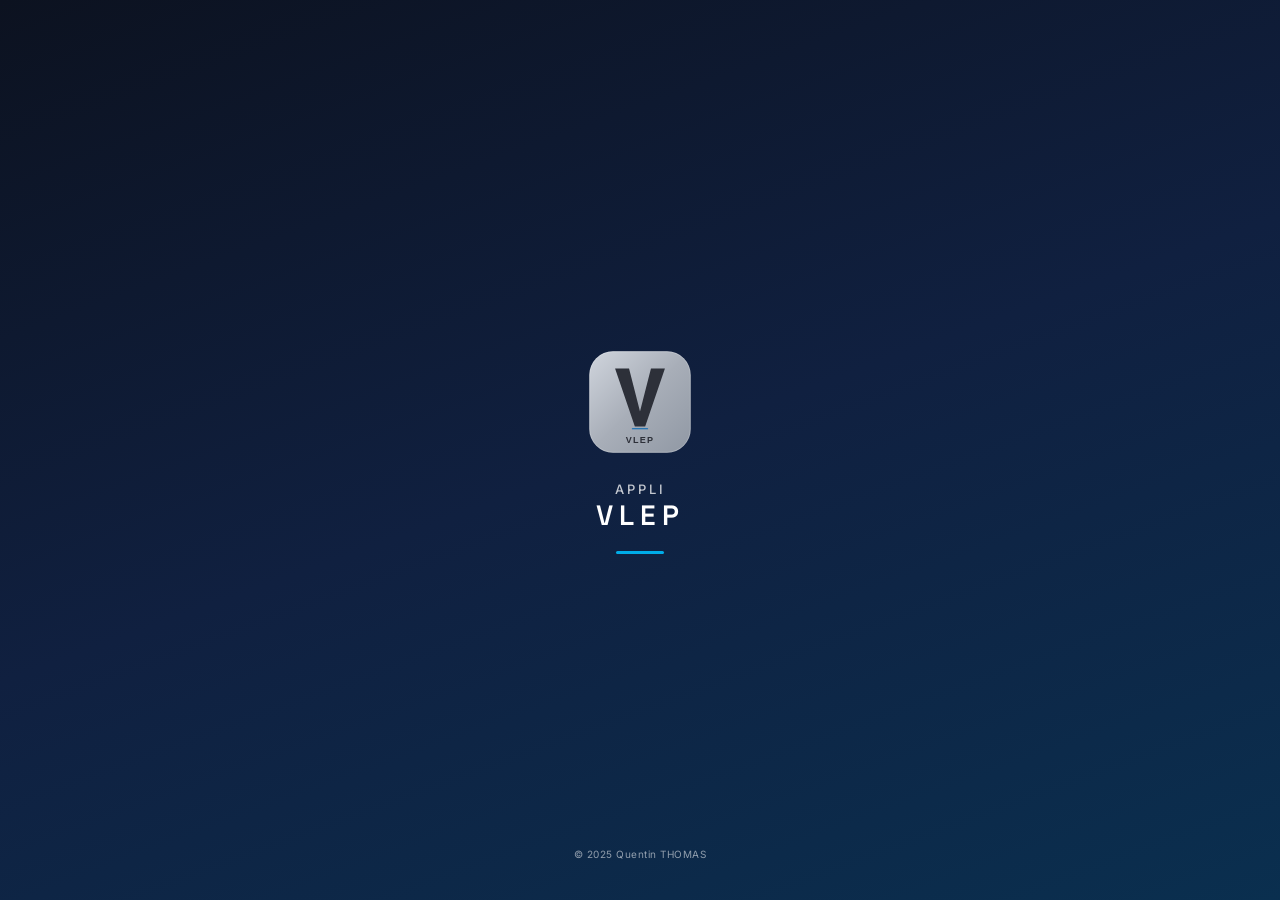
<file: index.html>
<!DOCTYPE html>
<!--
═══════════════════════════════════════════════════════════════════════════════
  Appli VLEP
  © 2025 Quentin THOMAS - Tous droits réservés
  
  CONFIDENTIEL - USAGE STRICTEMENT INTERNE
  
  Ce logiciel et son code source sont la propriété exclusive de Quentin THOMAS.
  Toute reproduction, distribution, modification ou utilisation non autorisée
  est strictement interdite sans l'accord écrit préalable de l'auteur.
  
  Auteur : Quentin THOMAS
  Création : 2025
═══════════════════════════════════════════════════════════════════════════════
-->
<html lang="fr">
<head>
   <meta charset="UTF-8">
  <meta name="viewport" content="width=device-width, initial-scale=1.0, maximum-scale=1.0, user-scalable=no">
  <meta name="apple-mobile-web-app-capable" content="yes">
  <meta name="apple-mobile-web-app-status-bar-style" content="default">
  <meta name="apple-mobile-web-app-title" content="Appli VLEP">
  <meta name="theme-color" content="#eef0f2">
  <meta name="author" content="Quentin THOMAS">
  <meta name="copyright" content="© 2025 Quentin THOMAS - Tous droits réservés">
    <link rel="icon" type="image/svg+xml" href="favicon.svg">
  <link rel="icon" type="image/png" sizes="96x96" href="favicon-96x96.png">
  <link rel="shortcut icon" href="favicon.ico">
  <link rel="apple-touch-icon" sizes="180x180" href="apple-touch-icon.png">
  <link rel="manifest" href="manifest.json">
 
  <link rel="preconnect" href="https://fonts.googleapis.com">
  <link rel="preconnect" href="https://fonts.gstatic.com" crossorigin>
  <link rel="stylesheet" href="https://fonts.googleapis.com/css2?family=Inter:wght@400;500;600;700&family=Space+Grotesk:wght@500;600&display=swap">
  <title>Appli VLEP</title>
  <style>
    /*
     * Appli VLEP — © 2025 Quentin THOMAS - Tous droits réservés
     * Style aligné sur l'appli Aération (2026-10-15) : bleu SOCOTEC #0082DE, fond clair, cartes blanches,
     * Inter / Space Grotesk, en-tête de mission bleu avec anneau d'avancement, menu « ⋯ ».
     */
    :root {
      --primary: #0082DE;
      --primary-dark: #005499;
      --primary-light: #00ACE8;
      --primary-pale: #E1F1FC;
      --accent: #00ACE8;
      --accent-light: #6CCBF2;
      --warning: #d97706;
      --danger: #e5484d;
      --purple: #7c5cd6;
      --bg-main: #eef0f2;
      --bg-card: #ffffff;
      --text-dark: #0c1220;
      --text-muted: #6b7488;
      --metal-dark: #0c1220;
      --metal-mid: #1a2236;
      --metal-light: #8b93a8;
      --border-subtle: rgba(12,18,32,0.07);
      --border-input: rgba(12,18,32,0.12);
      --shadow-card: 0 1px 8px rgba(12,18,32,0.06), 0 0 1px rgba(12,18,32,0.08);
      --grad-btn: linear-gradient(135deg, #00ACE8, #0082DE);
      --grad-hero: linear-gradient(160deg, #0c1220 0%, #102040 50%, #0a2f4f 100%);
      --track: rgba(12,18,32,0.08);
      --status-ok-bg: #dcfce7; --status-ok-fg: #166534; --status-ok: #16a34a;
      --status-bad-bg: #fee2e2; --status-bad-fg: #b42318; --status-bad: #e5484d;
      --status-warn-bg: #fef3c7; --status-warn-fg: #92400e; --status-warn: #d97706;
      --status-muted-bg: #f3f4f6; --status-muted-fg: #374151; --status-muted: #9ca3af;
    }
    * { margin: 0; padding: 0; box-sizing: border-box; -webkit-tap-highlight-color: transparent; }
    body { font-family: 'Inter', -apple-system, BlinkMacSystemFont, 'Segoe UI', Roboto, sans-serif; background: var(--bg-main); color: var(--text-dark); min-height: 100vh; padding: 0 0 60px 0; -webkit-font-smoothing: antialiased; }
    ::-webkit-scrollbar { width: 8px; height: 8px; }
    ::-webkit-scrollbar-thumb { background: rgba(12,18,32,0.15); border-radius: 4px; }
    @keyframes fadeSlideIn { from { opacity: 0; transform: translateY(6px); } to { opacity: 1; transform: translateY(0); } }
    .container { max-width: 520px; margin: 0 auto; padding: 8px 12px; }
    .card { background: var(--bg-card); border-radius: 16px; padding: 14px 16px; margin-bottom: 10px; box-shadow: var(--shadow-card); border: 1px solid var(--border-subtle); }
    h1 { font-family: 'Space Grotesk', 'Inter', sans-serif; font-size: 18px; font-weight: 600; letter-spacing: -0.02em; color: var(--text-dark); margin-bottom: 2px; display: flex; align-items: center; gap: 8px; }
    h1 svg { width: 20px; height: 20px; flex-shrink: 0; color: var(--primary); }
    h2 { font-family: 'Space Grotesk', 'Inter', sans-serif; font-size: 15px; font-weight: 600; letter-spacing: -0.02em; color: var(--text-dark); margin-bottom: 2px; display: flex; align-items: center; gap: 6px; }
    h2 svg { width: 18px; height: 18px; flex-shrink: 0; color: var(--primary); }
    .subtitle { color: var(--text-muted); font-size: 12px; }
    .icon { width: 20px; height: 20px; flex-shrink: 0; }
    .icon-sm { width: 16px; height: 16px; }
    .icon-lg { width: 24px; height: 24px; }

    /* Boutons : un seul bleu plein par écran, le reste en gris */
    .btn { padding: 11px 16px; border: none; border-radius: 12px; font: inherit; font-size: 13px; font-weight: 600; cursor: pointer; width: 100%; margin-bottom: 6px; transition: transform 0.15s, filter 0.2s, box-shadow 0.2s; display: flex; align-items: center; justify-content: center; gap: 7px; }
    .btn svg { width: 15px; height: 15px; }
    .btn:active { transform: scale(0.97); }
    .btn:hover { filter: brightness(1.04); }
    .btn:disabled { opacity: 0.45; cursor: default; filter: none; transform: none; }
    .btn-primary { background: var(--grad-btn); color: white; box-shadow: 0 4px 14px -2px rgba(0,172,232,0.4); }
    .btn-success { background: var(--status-ok); color: white; }
    .btn-danger { background: var(--status-bad-bg); color: var(--status-bad-fg); }
    .btn-gray { background: rgba(12,18,32,0.04); color: var(--text-dark); border: 1px solid var(--border-subtle); }
    .btn-blue { background: var(--primary-pale); color: var(--primary-dark); }
    .btn-orange { background: var(--status-warn-bg); color: var(--status-warn-fg); }
    .btn-small { padding: 7px 11px; font-size: 12px; width: auto; }
    .btn-icon { width: 30px; height: 30px; padding: 0; border-radius: 8px; flex-shrink: 0; }
    .btn-icon svg { width: 14px; height: 14px; }
    .row { display: flex; gap: 6px; flex-wrap: wrap; }
    .row .btn { flex: 1; min-width: 80px; }

    /* Accueil : liste groupée comme l'appli Aération */
    .nav-menu { background: var(--bg-card); border-radius: 16px; border: 1px solid var(--border-subtle); box-shadow: var(--shadow-card); overflow: hidden; margin: 8px 0 10px; }
    .nav-item { display: flex; align-items: center; gap: 12px; padding: 13px 16px; cursor: pointer; border-top: 1px solid var(--border-subtle); background: none; transition: background 0.15s; }
    .nav-item:first-child { border-top: none; }
    .nav-item:active { background: rgba(12,18,32,0.04); }
    .nav-icon { width: 34px; height: 34px; display: flex; align-items: center; justify-content: center; background: var(--primary-pale); border-radius: 10px; color: var(--primary); flex-shrink: 0; }
    .nav-icon svg { width: 17px; height: 17px; }
    .nav-icon.green, .nav-icon.orange, .nav-icon.purple { background: var(--primary-pale); color: var(--primary); }
    .nav-item > svg { width: 16px; height: 16px; color: var(--metal-light); flex-shrink: 0; }
    .nav-label { flex: 1; font-weight: 600; color: var(--text-dark); font-size: 14px; }
    .nav-sub { font-size: 11px; color: var(--text-muted); font-weight: 400; margin-top: 1px; }
    .nav-count { font-size: 11px; color: var(--primary-dark); background: var(--primary-pale); padding: 2px 8px; border-radius: 10px; font-weight: 700; }
    .home-tabbar { display: flex; justify-content: center; gap: 26px; margin-top: 12px; padding-top: 6px; }
    .home-tab-btn { display: flex; flex-direction: column; align-items: center; gap: 4px; background: none; border: none; padding: 4px; color: var(--text-muted); font: inherit; cursor: pointer; }
    .home-tab-btn svg { width: 19px; height: 19px; }
    .home-tab-btn span { font-size: 10px; font-weight: 600; }

    .back-btn { background: none; border: none; color: var(--primary-dark); font: inherit; font-size: 14px; font-weight: 600; padding: 6px 0; margin-bottom: 4px; cursor: pointer; display: flex; align-items: center; gap: 5px; }
    .back-btn svg { width: 16px; height: 16px; }
    /* Barre du haut des écrans de saisie : reste visible au défilement */
    .sticky-header { position: sticky; top: -8px; z-index: 50; background: var(--bg-main); margin: -8px -12px 8px; padding: 8px 14px 6px; border-bottom: 1px solid var(--border-subtle); }
    .sticky-header .back-btn { margin-bottom: 0; }
    .sticky-sub { font-size: 12px; color: var(--text-muted); }
    .section-title { font-size: 11px; font-weight: 700; color: var(--primary); margin: 14px 0 6px; text-transform: uppercase; letter-spacing: 0.5px; display: flex; align-items: center; gap: 6px; }
    .section-title::before { content: ''; width: 3px; height: 13px; background: var(--accent); border-radius: 2px; }

    .field { margin-bottom: 10px; }
    .label { display: flex; align-items: center; gap: 5px; font-size: 12px; font-weight: 600; color: var(--text-dark); margin-bottom: 4px; }
    .label svg { width: 14px; height: 14px; }
    .input, select.input, textarea.input { width: 100%; padding: 11px 12px; border: 1.5px solid var(--border-input); border-radius: 12px; font: inherit; font-size: 14px; color: var(--text-dark); transition: border-color 0.2s, box-shadow 0.2s; -webkit-appearance: none; background: #f8fafc; }
    .input:focus { outline: none; border-color: var(--primary); background: white; box-shadow: 0 0 0 4px rgba(0,130,222,0.12); }
    .field-header { display: flex; align-items: center; justify-content: space-between; margin-bottom: 6px; }
    .field-header .label { margin-bottom: 0; }

    .info-box { background: var(--primary-pale); border-left: 3px solid var(--primary); border-radius: 0 12px 12px 0; padding: 12px 14px; font-size: 12px; color: var(--primary-dark); }
    .info-box p { margin-bottom: 3px; line-height: 1.5; }
    .info-box p:last-child { margin-bottom: 0; }
    .info-box-warning { background: var(--status-warn-bg); border-left-color: var(--status-warn); color: var(--status-warn-fg); }
    .info-box-success { background: var(--status-ok-bg); border-left-color: var(--status-ok); color: var(--status-ok-fg); }
    .empty-state { text-align: center; padding: 28px 16px; color: var(--text-muted); }
    .empty-state-icon { margin-bottom: 8px; opacity: 0.5; }
    .empty-state-icon svg { width: 40px; height: 40px; stroke: var(--primary); }

    /* Listes de missions */
    .mission-card { position: relative; background: var(--bg-card); border-radius: 14px; padding: 12px 14px 12px 18px; margin-bottom: 8px; box-shadow: var(--shadow-card); border: 1px solid var(--border-subtle); cursor: default; overflow: hidden; }
    .mission-card::before { content: ''; position: absolute; left: 0; top: 8px; bottom: 8px; width: 4px; border-radius: 0 3px 3px 0; background: var(--status-muted); }
    .mission-card-prepa::before { background: var(--status-warn); }
    .mission-card-validee::before { background: var(--primary); }
    .mission-card-encours::before { background: var(--primary-light); }
    .mission-card-terminee::before { background: var(--status-ok); }
    .mission-title { font-size: 14px; font-weight: 700; color: var(--text-dark); margin-bottom: 3px; display: flex; align-items: center; justify-content: space-between; gap: 6px; }
    .mission-info { font-size: 12px; color: var(--text-muted); margin-bottom: 8px; }
    .mission-actions { display: flex; gap: 6px; flex-wrap: wrap; }
    .mission-actions .btn { margin-bottom: 0; }
    .status-badge { font-size: 10px; font-weight: 700; padding: 3px 8px; border-radius: 10px; display: inline-flex; align-items: center; gap: 4px; white-space: nowrap; }
    .status-prepa { background: var(--status-warn-bg); color: var(--status-warn-fg); }
    .status-validee { background: var(--primary-pale); color: var(--primary-dark); }
    .status-encours { background: var(--primary-pale); color: var(--primary-dark); }
    .status-terminee { background: var(--status-ok-bg); color: var(--status-ok-fg); }

    /* En-tête de mission (même patron que l'appli Aération) */
    .mission-head { padding: 0; overflow: hidden; }
    .mission-hero { display: flex; align-items: center; gap: 14px; padding: 16px; color: #fff; background: linear-gradient(135deg, #0082DE 0%, #005499 100%); }
    .mission-hero-text { flex: 1; min-width: 0; display: flex; flex-direction: column; gap: 3px; }
    .mission-hero-kicker { font-size: 11px; font-weight: 700; letter-spacing: 0.06em; text-transform: uppercase; opacity: 0.85; }
    .mission-hero h1 { color: #fff; font-size: 20px; line-height: 1.2; margin: 0; }
    .mission-hero-meta { display: flex; flex-wrap: wrap; gap: 4px 14px; font-size: 12px; opacity: 0.92; margin-top: 4px; }
    .mission-hero-meta span { display: inline-flex; align-items: center; gap: 5px; }
    .mission-hero-meta svg { width: 13px; height: 13px; }
    .mission-ring { flex-shrink: 0; width: 76px; height: 76px; }
    .mission-ring-value { font-family: 'Space Grotesk', 'Inter', sans-serif; font-size: 14px; font-weight: 700; fill: #fff; }
    .mission-ring-label { font-size: 9px; font-weight: 600; fill: rgba(255,255,255,0.85); }
    .mission-head-body { padding: 12px 16px 14px; }
    /* Accueil */
    .accueil-tete .mission-hero { padding: 18px 16px; position: relative; background: linear-gradient(135deg, #0082DE 0%, #005499 100%); }
    .accueil-tete .mission-hero::after { content: ''; position: absolute; inset: 0; background: linear-gradient(115deg, rgba(255,255,255,0.16) 0%, rgba(255,255,255,0) 38%, rgba(255,255,255,0.07) 62%, rgba(255,255,255,0) 100%); pointer-events: none; }
    .accueil-base-pastille { position: relative; z-index: 1; flex-shrink: 0; width: 82px; height: 82px; border-radius: 50%; display: flex; flex-direction: column; align-items: center; justify-content: center; gap: 1px; font: inherit; color: #0c1220; cursor: pointer;
      background: radial-gradient(circle at 32% 28%, #ffffff 0%, #e4e9f0 38%, #b9c3d1 72%, #8b93a8 100%); border: 2px solid rgba(255,255,255,0.65); box-shadow: 0 4px 14px rgba(12,18,32,0.35), inset 0 -3px 6px rgba(12,18,32,0.18), inset 0 2px 3px rgba(255,255,255,0.9); }
    .accueil-base-pastille strong { font-family: 'Space Grotesk', 'Inter', sans-serif; font-size: 13px; font-weight: 700; color: #005499; line-height: 1.1; text-align: center; }
    .accueil-base-pastille:active { transform: scale(0.96); }
    .accueil-tete .mission-hero h1 { font-size: 24px; }
    .accueil-reprendre { background: var(--bg-card); border-radius: 16px; padding: 14px 16px; margin-bottom: 10px; box-shadow: var(--shadow-card); border: 1px solid var(--border-subtle); border-left: 4px solid var(--primary); }
    .accueil-reprendre-kicker { font-size: 10px; font-weight: 700; letter-spacing: 0.06em; text-transform: uppercase; color: var(--primary); }
    .accueil-reprendre-titre { font-size: 16px; font-weight: 700; margin: 2px 0 8px; overflow: hidden; text-overflow: ellipsis; white-space: nowrap; }
    .accueil-reprendre-info { font-size: 12px; color: var(--text-muted); margin-bottom: 10px; }
    .accueil-reprendre-boutons { display: flex; gap: 8px; }
    .accueil-reprendre-boutons .btn { flex: 1; margin: 0; }
    .accueil-etapes { display: grid; grid-template-columns: repeat(3, 1fr); gap: 8px; margin-bottom: 10px; }
    .accueil-etape { display: flex; flex-direction: column; align-items: center; gap: 4px; padding: 12px 4px 10px; background: linear-gradient(180deg, #ffffff 0%, #eef1f5 100%); border: 1px solid var(--border-subtle); border-radius: 14px; box-shadow: var(--shadow-card); font: inherit; color: var(--text-dark); cursor: pointer; }
    .accueil-etape em { font-style: normal; font-family: 'Space Grotesk', 'Inter', sans-serif; font-size: 26px; font-weight: 700; line-height: 1; color: #b9c3d1; text-shadow: 0 1px 0 #ffffff, 0 -1px 0 rgba(12,18,32,0.18); }
    .accueil-etape span { font-size: 13px; font-weight: 700; }
    .accueil-etape small { font-size: 11px; color: var(--text-muted); }
    .accueil-etape:active, .news-ligne:active, .accueil-actions button:active { transform: scale(0.98); }
    .news-ligne { display: flex; align-items: center; gap: 10px; width: 100%; padding: 10px 14px; margin-bottom: 10px; background: var(--bg-card); border: 1px solid var(--border-subtle); border-radius: 14px; font: inherit; font-size: 13px; color: var(--text-dark); cursor: pointer; text-align: left; }
    .news-ligne-texte { flex: 1; }
    .news-ligne-voir { color: var(--primary-dark); font-weight: 600; }
    .profil-ligne { display: flex; flex-wrap: wrap; align-items: center; gap: 6px; margin-bottom: 8px; }
    .profil-ligne > .input, .profil-ligne > div { flex: 1 1 35%; min-width: 0; margin: 0; }
    .accueil-actions { display: grid; grid-template-columns: 1fr 1fr; gap: 8px; margin-bottom: 10px; }
    .accueil-actions button { display: flex; align-items: center; justify-content: center; gap: 6px; padding: 10px; background: none; border: 1px solid var(--border-input); border-radius: 12px; font: inherit; font-size: 13px; color: var(--text-muted); cursor: pointer; }
    .mission-head .mission-actions { flex-wrap: nowrap; }
    .mission-head .mission-actions .btn { min-width: 0; width: auto; white-space: normal; padding-left: 6px; padding-right: 6px; }
    .mission-head .mission-actions .btn-primary { flex: 1; }
    .mission-head .mission-actions .btn-gray { flex: 1; }
    .mission-head .mission-actions .mission-more-btn { flex: 0 0 44px; padding: 6px; }
    .mission-more-btn.active { background: var(--primary-pale); color: var(--primary-dark); }
    .mission-menu { margin: 12px -16px -14px; border-top: 1px solid var(--border-subtle); }
    .menu-row { display: flex; align-items: center; gap: 12px; width: 100%; padding: 12px 16px; border: none; border-top: 1px solid var(--border-subtle); background: none; font: inherit; text-align: left; color: var(--text-dark); cursor: pointer; font-size: 13px; font-weight: 600; }
    .menu-row:first-child { border-top: none; }
    .menu-row:active { background: rgba(12,18,32,0.04); }
    .menu-row svg { width: 17px; height: 17px; color: var(--primary); flex-shrink: 0; }
    .menu-row.danger, .menu-row.danger svg { color: var(--status-bad-fg); }
    .menu-row-sub { display: block; font-size: 11px; font-weight: 400; color: var(--text-muted); margin-top: 1px; }
    .row-card { display: flex; align-items: center; gap: 10px; background: var(--bg-card); border: 1px solid var(--border-subtle); box-shadow: var(--shadow-card); border-radius: 14px; padding: 12px 14px; margin-bottom: 10px; cursor: pointer; font-size: 13px; font-weight: 600; }
    .row-card svg { width: 17px; height: 17px; color: var(--primary); flex-shrink: 0; }
    .a-verifier { background: var(--status-warn-bg); border: 1px solid var(--border-subtle); border-left: 4px solid var(--status-warn); border-radius: 14px; margin-bottom: 10px; color: var(--status-warn-fg); }
    .a-verifier-tete { display: flex; align-items: center; justify-content: space-between; width: 100%; background: none; border: none; padding: 10px 14px; font-size: 13px; font-weight: 700; color: inherit; cursor: pointer; }
    .a-verifier-chevron svg { width: 16px; height: 16px; transition: transform .15s; }
    .a-verifier.open .a-verifier-chevron svg { transform: rotate(90deg); }
    .a-verifier-liste { padding: 0 8px 8px; }
    .a-verifier-item { display: block; width: 100%; text-align: left; background: var(--bg-card); border: none; border-radius: 8px; padding: 8px 10px; margin-top: 4px; font-size: 12px; color: var(--text-dark); cursor: pointer; }
    .row-card > svg:last-child { width: 16px; height: 16px; color: var(--metal-light); }
    .row-card-label { flex: 1; }
    .row-card-state { font-size: 12px; font-weight: 600; color: var(--text-muted); }
    .row-card-state.todo { color: var(--status-warn-fg); }
    .row-card-state.ok { color: var(--status-ok-fg); }
    .rappel-sauvegarde .row .btn svg { width: 14px; height: 14px; vertical-align: -2px; }
    .add-link { display: flex; align-items: center; justify-content: center; gap: 6px; width: 100%; background: none; border: 1.5px dashed var(--border-input); border-radius: 12px; padding: 11px; color: var(--primary-dark); font: inherit; font-size: 13px; font-weight: 600; cursor: pointer; margin: 4px 0 8px; }
    .add-link svg { width: 15px; height: 15px; }

    /* Préparation */
    .geh-item { display: flex; align-items: center; gap: 8px; background: var(--bg-card); padding: 8px 10px; border-radius: 10px; margin-bottom: 5px; border: 1px solid var(--border-subtle); }
    .geh-num { width: 28px; height: 28px; background: var(--primary-pale); color: var(--primary-dark); border-radius: 8px; display: flex; align-items: center; justify-content: center; font-weight: 700; font-size: 13px; flex-shrink: 0; }
    .geh-input { flex: 1; padding: 8px 10px; border: 1.5px solid var(--border-input); border-radius: 8px; font: inherit; font-size: 13px; -webkit-appearance: none; background: #f8fafc; min-width: 0; }
    .geh-input:focus { outline: none; border-color: var(--primary); background: white; }
    .agent-item { display: flex; align-items: center; gap: 8px; background: var(--bg-card); padding: 8px 10px; border-radius: 10px; margin-bottom: 5px; border: 1px solid var(--border-subtle); }
    .agent-color { width: 4px; height: 28px; border-radius: 2px; flex-shrink: 0; }
    .agent-name { flex: 1; font-size: 13px; font-weight: 600; color: var(--text-dark); min-width: 0; overflow: hidden; text-overflow: ellipsis; white-space: nowrap; }
    .agent-badges { display: flex; gap: 4px; }
    .agent-badge { padding: 5px 10px; border-radius: 8px; font-size: 11px; font-weight: 700; cursor: pointer; border: 1.5px solid var(--border-input); background: white; color: var(--text-muted); }
    .agent-badge.active { border-color: transparent; }
    .agent-badge-8h.active { background: var(--primary); color: white; }
    .agent-badge-ct.active { background: var(--purple); color: white; }
    .agent-badge.disabled { opacity: 0.3; cursor: not-allowed; }
    .agent-delete { width: 28px; height: 28px; border: none; background: var(--status-bad-bg); color: var(--status-bad-fg); border-radius: 8px; cursor: pointer; display: flex; align-items: center; justify-content: center; flex-shrink: 0; }
    .agent-delete svg { width: 14px; height: 14px; }
    .search-box { position: relative; margin-bottom: 8px; }
    .search-icon { position: absolute; left: 12px; top: 50%; transform: translateY(-50%); color: var(--text-muted); display: flex; }
    .search-icon svg { width: 16px; height: 16px; }
    .search-input { width: 100%; padding: 12px 12px 12px 36px; border: 1.5px solid var(--border-input); border-radius: 12px; font: inherit; font-size: 14px; background: white; }
    .search-input:focus { outline: none; border-color: var(--primary); box-shadow: 0 0 0 4px rgba(0,130,222,0.12); }
    .search-results { background: white; border-radius: 12px; margin-top: 5px; overflow: hidden; box-shadow: 0 8px 24px rgba(12,18,32,0.12); border: 1px solid var(--border-subtle); }
    .search-result-item { padding: 10px 12px; cursor: pointer; border-bottom: 1px solid var(--border-subtle); font-size: 13px; color: var(--text-dark); }
    .search-result-item:last-child { border-bottom: none; }
    .search-result-item:hover, .search-result-item:active { background: var(--primary-pale); }
    .affect-card { background: var(--bg-card); border-radius: 14px; padding: 10px 12px; margin-bottom: 8px; border: 1px solid var(--border-subtle); box-shadow: var(--shadow-card); }
    .affect-header { display: flex; align-items: center; gap: 8px; margin-bottom: 8px; padding-bottom: 8px; border-bottom: 1px solid var(--border-subtle); }
    .affect-agent { flex: 1; font-weight: 700; color: var(--text-dark); font-size: 13px; }
    .affect-reg-toggle { font-size: 10px; padding: 4px 8px; border-radius: 10px; cursor: pointer; background: var(--status-ok-bg); color: var(--status-ok-fg); border: none; font-weight: 700; }
    .affect-reg-toggle.nonreg { background: var(--status-warn-bg); color: var(--status-warn-fg); }
    .affect-geh-row { display: flex; align-items: center; gap: 6px; padding: 7px 8px; background: #f8fafc; border-radius: 8px; margin-bottom: 4px; }
    .affect-geh-name { flex: 1; font-size: 12px; font-weight: 600; color: var(--text-dark); }
    .affect-geh-badges { display: flex; gap: 10px; flex-wrap: wrap; }
    .affect-geh-row { flex-wrap: wrap; }
    .affect-geh-row .affect-geh-name { flex: 1 1 100%; }
    .affect-groupe { display: inline-flex; gap: 3px; align-items: center; }
    .affect-mini-badge { padding: 5px 10px; border-radius: 6px; font-size: 11px; font-weight: 700; cursor: pointer; border: 1.5px solid var(--border-input); background: white; color: var(--text-muted); }
    .affect-mini-badge.active-8h { background: var(--primary); color: white; border-color: var(--primary); }
    .affect-mini-badge.active-ct { background: var(--purple); color: white; border-color: var(--purple); }
    .affect-mini-badge.disabled { opacity: 0.3; cursor: not-allowed; }
    .affect-reg-toggle-mini { font-size: 10px; padding: 5px 7px; border-radius: 6px; cursor: pointer; background: var(--status-ok-bg); color: var(--status-ok-fg); border: none; font-weight: 700; margin-left: 2px; }
    .affect-reg-toggle-mini.nonreg { background: var(--status-warn-bg); color: var(--status-warn-fg); }
    .affect-reg-toggle-mini.nb { background: var(--primary-pale); color: var(--primary-dark); }

    /* GEH et prélèvements (terrain) */
    .accordion { margin-bottom: 8px; }
    .accordion-header { display: flex; align-items: center; gap: 10px; padding: 12px 14px; background: var(--bg-card); border-radius: 14px; cursor: pointer; box-shadow: var(--shadow-card); border: 1px solid var(--border-subtle); flex-wrap: wrap; }
    .accordion-header.open { border-radius: 14px 14px 0 0; }
    .accordion-icon { transition: transform 0.2s; color: var(--primary); display: flex; }
    .accordion-icon svg { width: 16px; height: 16px; }
    .accordion-header.open .accordion-icon { transform: rotate(90deg); }
    .accordion-title { flex: 1; font-weight: 700; color: var(--text-dark); font-size: 14px; }
    .accordion-count { font-size: 12px; color: var(--text-muted); font-weight: 600; }
    .accordion-progress { flex-basis: 100%; height: 4px; border-radius: 2px; background: var(--track); overflow: hidden; margin-top: 2px; }
    .accordion-progress span { display: block; height: 100%; background: var(--primary); border-radius: 2px; }
    .accordion-progress.done span { background: var(--status-ok); }
    .accordion-body { display: none; background: var(--bg-card); border: 1px solid var(--border-subtle); border-top: none; border-radius: 0 0 14px 14px; padding: 6px; }
    .accordion-body.open { display: block; }
    .prel-item { position: relative; display: flex; align-items: center; gap: 8px; padding: 10px 10px 10px 14px; border-radius: 10px; margin-bottom: 4px; cursor: pointer; border: 1px solid var(--border-subtle); background: #f8fafc; }
    .prel-item::before { content: ''; position: absolute; left: 0; top: 8px; bottom: 8px; width: 4px; border-radius: 0 3px 3px 0; background: var(--agent-color, var(--primary)); }
    .prel-item:active { transform: scale(0.99); }
    .prel-item.selected { border-color: var(--warning); background: var(--status-warn-bg) !important; }
    .prel-status { width: 22px; height: 22px; border-radius: 50%; display: flex; align-items: center; justify-content: center; flex-shrink: 0; font-size: 12px; font-weight: 700; }
    .prel-status svg { width: 13px; height: 13px; }
    .prel-status.pending { background: var(--status-muted-bg); color: var(--status-muted); border: 1.5px solid var(--status-muted); font-size: 0; }
    .prel-status.done { background: var(--status-ok); color: white; }
    .prel-content { flex: 1; min-width: 0; }
    .prel-title { font-size: 13px; font-weight: 700; color: var(--text-dark); }
    .prel-subtitle { font-size: 11px; color: var(--text-muted); margin-top: 2px; }
    .prel-arrow { color: var(--metal-light); display: flex; }
    .prel-arrow svg { width: 16px; height: 16px; }
    .prel-reg-badge { font-size: 9px; font-weight: 700; padding: 2px 6px; border-radius: 8px; background: var(--status-ok-bg); color: var(--status-ok-fg); }
    .prel-nonreg-badge { font-size: 9px; font-weight: 700; padding: 2px 6px; border-radius: 8px; background: var(--status-warn-bg); color: var(--status-warn-fg); }
    .prel-checkbox { width: 22px; height: 22px; border: 1.5px solid var(--border-input); border-radius: 6px; display: flex; align-items: center; justify-content: center; cursor: pointer; background: white; flex-shrink: 0; color: transparent; font-size: 12px; }
    .prel-checkbox svg { width: 13px; height: 13px; opacity: 0; }
    .prel-checkbox.checked { background: var(--warning); border-color: var(--warning); color: white; }
    .prel-checkbox.checked svg { opacity: 1; color: white; }
    .progress-bar { height: 5px; background: var(--track); border-radius: 3px; overflow: hidden; margin-bottom: 4px; }
    .progress-fill { height: 100%; background: var(--primary); border-radius: 3px; transition: width 0.3s; }
    .progress-text { font-size: 12px; color: var(--text-muted); }

    /* Saisie d'un prélèvement */
    .plage-row { display: flex; align-items: center; gap: 4px; margin-bottom: 5px; }
    .plage-num { width: 22px; height: 22px; background: var(--primary-pale); color: var(--primary-dark); border-radius: 6px; display: flex; align-items: center; justify-content: center; font-size: 11px; font-weight: 700; flex-shrink: 0; }
    .plage-input { flex: 1; padding: 8px 6px; border: 1.5px solid var(--border-input); border-radius: 8px; font: inherit; font-size: 13px; -webkit-appearance: none; min-width: 0; background: #f8fafc; text-align: center; }
    .plage-input:focus { outline: none; border-color: var(--primary); background: white; box-shadow: 0 0 0 3px rgba(0,130,222,0.12); }
    .plage-sep { color: var(--text-muted); font-weight: 600; }
    .plage-delete { width: 24px; height: 24px; background: var(--status-bad-bg); color: var(--status-bad-fg); border: none; border-radius: 6px; cursor: pointer; display: flex; align-items: center; justify-content: center; flex-shrink: 0; }
    .plage-delete svg { width: 13px; height: 13px; }
    .duration-box { background: var(--status-ok-bg); border-radius: 10px; padding: 8px; margin: 8px 0; font-size: 13px; font-weight: 700; color: var(--status-ok-fg); text-align: center; display: flex; align-items: center; justify-content: center; gap: 6px; }
    .duration-box svg { width: 16px; height: 16px; }
    .condition-card { background: var(--bg-card); border-radius: 14px; padding: 12px 14px; margin-bottom: 8px; border: 1px solid var(--border-subtle); box-shadow: var(--shadow-card); }
    .condition-date { font-weight: 700; color: var(--text-dark); margin-bottom: 8px; display: flex; justify-content: space-between; align-items: center; flex-wrap: wrap; gap: 6px; }
    .condition-row { display: flex; flex-direction: column; gap: 4px; margin-bottom: 10px; }
    .condition-label { font-size: 12px; font-weight: 600; color: var(--text-dark); display: flex; align-items: center; gap: 5px; }
    .condition-label svg { width: 15px; height: 15px; color: var(--primary); }
    .condition-inputs { display: flex; gap: 6px; flex-wrap: nowrap; }
    .condition-inputs > div { min-width: 0; }
    .condition-input { flex: 1; width: 100%; padding: 9px 4px; border: 1.5px solid var(--border-input); border-radius: 8px; font: inherit; font-size: 13px; text-align: center; -webkit-appearance: none; min-width: 0; background: #f8fafc; }
    .condition-input:focus { outline: none; border-color: var(--primary); background: white; box-shadow: 0 0 0 3px rgba(0,130,222,0.12); }
    .condition-input-i, .condition-input-f { background: #f8fafc; }
    .condition-input-label { font-size: 10px; color: var(--text-muted); text-align: center; margin-bottom: 3px; font-weight: 600; }
    .tabs { display: flex; gap: 3px; margin-bottom: 10px; background: rgba(12,18,32,0.05); padding: 3px; border-radius: 12px; }
    .tab { flex: 1; padding: 8px 4px; border: none; border-radius: 10px; font: inherit; font-size: 12px; font-weight: 600; cursor: pointer; background: transparent; color: var(--text-muted); }
    .tab.active { background: white; color: var(--primary-dark); box-shadow: 0 1px 4px rgba(12,18,32,0.1); }
    .multi-agent-item { display: flex; flex-direction: column; gap: 6px; padding: 10px; background: #f8fafc; border-radius: 10px; margin-bottom: 6px; border: 1px solid var(--border-subtle); }
    .multi-agent-header { display: flex; align-items: center; gap: 8px; }
    .multi-agent-color { width: 4px; height: 30px; border-radius: 2px; }
    .multi-agent-name { flex: 1; font-size: 13px; font-weight: 700; color: var(--text-dark); }
    .multi-agent-fields { display: flex; flex-direction: column; gap: 6px; margin-left: 10px; }
    .multi-agent-row { display: flex; align-items: center; gap: 6px; }
    .multi-agent-row label { font-size: 11px; color: var(--text-muted); width: 66px; flex-shrink: 0; font-weight: 600; }
    .multi-agent-row input { flex: 1; padding: 7px 9px; border: 1.5px solid var(--border-input); border-radius: 8px; font: inherit; font-size: 13px; -webkit-appearance: none; background: white; min-width: 0; }
    .multi-agent-row input:focus { outline: none; border-color: var(--primary); box-shadow: 0 0 0 3px rgba(0,130,222,0.12); }
    .debit-variation { font-size: 10px; font-weight: 700; padding: 2px 6px; border-radius: 6px; background: var(--status-muted-bg); color: var(--text-muted); margin-left: 4px; }
    .debit-variation.warning { background: var(--status-warn-bg); color: var(--status-warn-fg); }
    .debit-input.warning { border-color: var(--status-warn) !important; background: #fffbeb !important; }
    .copy-btn { padding: 4px 8px; font: inherit; font-size: 10px; background: var(--primary-pale); color: var(--primary-dark); border: none; border-radius: 6px; cursor: pointer; margin-left: 4px; font-weight: 700; display: inline-flex; align-items: center; gap: 3px; }
    .copy-btn svg { width: 10px; height: 10px; }
    .dictation-btn { width: 34px; height: 34px; padding: 0; border: none; border-radius: 8px; background: var(--primary-pale); color: var(--primary-dark); cursor: pointer; display: flex; align-items: center; justify-content: center; flex-shrink: 0; }
    .dictation-btn svg { width: 16px; height: 16px; }
    .dictation-btn.recording { background: var(--danger); color: white; animation: pulse-record 1s infinite; }
    @keyframes pulse-record { 0%,100% { opacity: 1; } 50% { opacity: 0.6; } }
    .blanc-warning { background: var(--status-warn-bg); border-left: 3px solid var(--status-warn); border-radius: 0 8px 8px 0; padding: 8px 10px; font-size: 11px; color: var(--status-warn-fg); margin-top: 6px; display: flex; align-items: center; gap: 6px; }
    .ct-timer-box { border-radius: 12px; }

    /* Base de données */
    .agent-card { background: var(--bg-card); border-radius: 14px; padding: 12px 14px; margin-bottom: 8px; border: 1px solid var(--border-subtle); box-shadow: var(--shadow-card); }
    .agent-card-name { font-size: 15px; font-weight: 700; color: var(--text-dark); margin-bottom: 2px; }
    .agent-card-cas { font-size: 11px; color: var(--text-muted); margin-bottom: 8px; }
    .agent-card-grid { display: grid; grid-template-columns: 1fr 1fr; gap: 8px; }
    .agent-card-field { background: #f8fafc; padding: 7px 8px; border-radius: 8px; }
    .agent-card-field.full { grid-column: span 2; }
    .agent-card-field-label { font-size: 9px; font-weight: 700; color: var(--text-muted); margin-bottom: 2px; text-transform: uppercase; letter-spacing: 0.5px; }
    .agent-card-field-value { font-size: 12px; color: var(--text-dark); font-weight: 500; }
    .agent-card-field-value.highlight { color: var(--primary-dark); font-weight: 700; }
    .agent-card-field-value.cmr { color: var(--status-bad-fg); font-weight: 700; }

    /* Quoi de neuf */
    .news-card { border-left: 4px solid var(--primary); border-radius: 0 16px 16px 0; }
    .news-head { display: flex; align-items: center; gap: 8px; margin-bottom: 6px; }
    .news-badge { background: var(--primary-pale); color: var(--primary-dark); font-size: 10px; font-weight: 700; padding: 2px 8px; border-radius: 10px; text-transform: uppercase; letter-spacing: 0.4px; }
    .news-title { font-family: 'Space Grotesk', 'Inter', sans-serif; font-weight: 600; font-size: 14px; color: var(--text-dark); }
    .news-list { margin: 4px 0 10px 18px; font-size: 12px; color: var(--text-dark); line-height: 1.45; }
    .news-list li { margin-bottom: 4px; }
    .version-info { text-align: center; font-size: 10px; color: var(--metal-light); padding: 18px 0; letter-spacing: 0.3px; }

    /* Fenêtres (bas de l'écran) */
    .modal { position: fixed; inset: 0; background: rgba(12,18,32,0.55); display: none; align-items: flex-end; justify-content: center; z-index: 1000; padding: 16px; }
    .modal.show { display: flex; }
    .modal-content { background: white; border-radius: 20px 20px 0 0; padding: 18px; width: 100%; max-width: 500px; max-height: 85vh; overflow-y: auto; animation: fadeSlideIn 0.18s ease-out; }
    .modal-header { display: flex; justify-content: space-between; align-items: center; margin-bottom: 12px; padding-bottom: 10px; border-bottom: 1px solid var(--border-subtle); }
    .modal-header h2 { font-size: 16px; margin-bottom: 0; }
    .close-btn { width: 30px; height: 30px; border: none; background: rgba(12,18,32,0.05); border-radius: 8px; cursor: pointer; display: flex; align-items: center; justify-content: center; color: var(--text-muted); }
    .close-btn svg { width: 16px; height: 16px; }

    .mt-8 { margin-top: 8px; }
    .mt-12 { margin-top: 12px; }
    .mb-12 { margin-bottom: 12px; }
    .mt-16 { margin-top: 16px; }
    .svg-icon { display: inline-flex; align-items: center; justify-content: center; width: 14px; height: 14px; vertical-align: middle; }
    .svg-icon svg { width: 14px; height: 14px; }

    /* Écran de démarrage */
    .splash { position: fixed; inset: 0; background: var(--grad-hero); display: flex; flex-direction: column; align-items: center; justify-content: center; z-index: 9999; transition: opacity 0.5s ease, transform 0.5s ease; }
    .splash.fade-out { opacity: 0; transform: scale(1.04); pointer-events: none; }
    .sg-parcours { border: 1px solid var(--border-subtle); border-radius: 10px; padding: 6px; margin-bottom: 8px; max-height: 360px; overflow-y: auto; background: var(--bg-card); }
    .sg-parcours-item { display: block; width: 100%; text-align: left; background: none; border: none; border-bottom: 1px solid var(--border-subtle); padding: 8px 6px; font: inherit; font-size: 13px; color: var(--text-dark); cursor: pointer; }
    .sg-parcours-item small { display: block; font-size: 11px; color: var(--text-muted); margin-top: 1px; }
    .sg-parcours-item:active { background: var(--primary-pale); }
    .sg-parcours-retour { background: none; border: none; color: var(--primary); font: inherit; font-size: 12px; font-weight: 600; padding: 4px 6px; cursor: pointer; text-align: left; }
    .sg-parcours-aide { font-size: 11px; color: var(--text-muted); padding: 2px 6px 4px; text-transform: uppercase; letter-spacing: .03em; }
    .sg-lettres { display: flex; flex-wrap: wrap; gap: 4px; padding: 2px 2px 6px; position: sticky; top: -6px; background: var(--bg-card); }
    .sg-lettres button { min-width: 30px; padding: 5px 0; border-radius: 6px; border: 1px solid var(--border-subtle); background: var(--bg-main); font: inherit; font-size: 12px; font-weight: 700; cursor: pointer; }
    .sg-lettres button.actif { background: var(--primary); color: white; border-color: var(--primary); }
    .vent-geh { background: var(--primary-pale); border-radius: 10px; padding: 8px 10px; margin: 6px 8px 8px; font-size: 12px; }
    .vent-geh-ligne { display: flex; align-items: center; gap: 8px; }
    .vent-geh-ligne span { flex: 1; }
    .sg-terrain { background: var(--bg-main); border-radius: 8px; padding: 6px 8px; margin: 6px 0 8px; font-size: 12px; }
    .suit-geh { display: flex; align-items: center; gap: 8px; background: var(--primary-pale); border-radius: 10px; padding: 8px 10px; font-size: 12px; color: var(--text-dark); }
    .suit-geh span { flex: 1; }
    .recherche-mission .input { margin: 0 0 10px; }
    .recherche-nb { font-size: 12px; color: var(--text-muted); margin: 0 2px 6px; }
    .recherche-item { border: 1px solid var(--border-subtle); margin-bottom: 6px; }
    .recherche-item strong { display: block; font-size: 12px; margin-bottom: 2px; }
    .recherche-item span { font-size: 12px; color: var(--text-muted); }
    .jauge-stockage { margin: 4px 4px 12px; font-size: 11px; color: var(--text-muted); }
    .jauge-stockage-texte { display: flex; justify-content: space-between; margin-bottom: 4px; }
    .jauge-stockage-barre { height: 4px; border-radius: 2px; background: var(--border-subtle); overflow: hidden; }
    .jauge-stockage-barre span { display: block; height: 100%; background: var(--primary-light); }
    .jauge-stockage.alerte { color: var(--status-warn-fg); }
    .jauge-stockage.alerte .jauge-stockage-barre span { background: var(--status-warn); }
    .jauge-stockage-aide { margin-top: 6px; font-size: 12px; }
    .splash.splash-court { transition: opacity 0.25s ease, transform 0.25s ease; }
    .splash.splash-court * { animation: none !important; opacity: 1 !important; }
    .splash-logo { width: 110px; height: 110px; margin-bottom: 24px; animation: splash-pop 0.6s cubic-bezier(0.34,1.56,0.64,1) forwards; opacity: 0; }
    .splash-title { font-family: 'Space Grotesk', 'Inter', sans-serif; font-size: 28px; font-weight: 600; color: #fff; letter-spacing: 6px; margin-bottom: 6px; animation: splash-fade 0.6s ease 0.3s forwards; opacity: 0; }
    .splash-subtitle { font-size: 13px; font-weight: 500; color: rgba(255,255,255,0.75); letter-spacing: 3px; animation: splash-fade 0.6s ease 0.5s forwards; opacity: 0; }
    .splash-bar { width: 48px; height: 3px; background: var(--primary-light); border-radius: 2px; margin-top: 12px; animation: splash-fade 0.6s ease 0.4s forwards; opacity: 0; }
    .splash-copy { position: absolute; bottom: 40px; font-size: 10px; color: rgba(255,255,255,0.55); letter-spacing: 0.5px; animation: splash-fade 0.6s ease 0.7s forwards; opacity: 0; }
    @keyframes splash-pop { 0% { opacity: 0; transform: scale(0.5); } 100% { opacity: 1; transform: scale(1); } }
    @keyframes splash-fade { 0% { opacity: 0; transform: translateY(8px); } 100% { opacity: 1; transform: translateY(0); } }
.blanc-pense-bete { margin: 4px 0 10px; padding: 8px 10px; border-left: 3px solid var(--primary); background: rgba(0,163,163,0.06); border-radius: 0 8px 8px 0; font-size: 12px; line-height: 1.45; color: #334155; }
/* === Regrouper des prélèvements (js/regroupement.js) === */
.reg-rappel { border-left: 3px solid var(--primary); font-size: 13px; line-height: 1.45; }
.reg-rappel-titre { font-weight: 700; color: var(--primary); }
.reg-rappel p { margin: 4px 0 0; }
.reg-carte { padding: 12px 14px; }
.reg-carte.reg-support { border-left: 3px solid var(--primary); }
.reg-ligne { display: flex; gap: 8px; align-items: flex-start; font-size: 13px; padding: 5px 0; cursor: pointer; }
.reg-ligne input { margin-top: 2px; flex-shrink: 0; }
.reg-global { border-bottom: 1px solid var(--border-subtle); padding: 8px 0; }
.reg-texte { font-size: 12px; color: var(--text-muted); margin: 6px 0 0; }
.reg-alerte { margin-top: 8px; padding: 8px 10px; border-left: 3px solid #d97706; background: #fffbeb; border-radius: 0 8px 8px 0; font-size: 12px; color: #92400e; line-height: 1.45; }
.reg-deja { font-size: 11px; color: var(--text-muted); }
.reg-libre { padding: 8px 0; border-top: 1px solid var(--border-subtle); }
.reg-libre:first-of-type { border-top: none; }
.reg-libre-titre { font-size: 12px; font-weight: 700; color: var(--primary); margin-bottom: 2px; }
.prel-separer { width: auto !important; margin: 0 4px 0 0 !important; padding: 6px 10px !important; font-size: 12px !important; }
/* === Fiche supports (js/fiche-supports.js) === */
.fs-note { font-size: 12px; color: var(--text-muted); margin-top: 6px; line-height: 1.45; }
.fs-tableau-carte { padding: 8px; overflow-x: auto; }
.fs-tableau { width: 100%; border-collapse: collapse; font-size: 12px; }
.fs-tableau th { text-align: left; font-size: 11px; color: var(--text-muted); font-weight: 600; padding: 6px; border-bottom: 1px solid var(--border-subtle); }
.fs-tableau td { padding: 7px 6px; border-bottom: 1px solid var(--border-subtle); vertical-align: top; }
.fs-tableau td:nth-child(n+3), .fs-tableau th:nth-child(n+3) { text-align: center; }
.fs-agents { font-size: 11px; color: var(--text-muted); }
.fs-conseil { border-left: 3px solid var(--primary); font-size: 12px; line-height: 1.5; }
.fs-conseil p { margin: 6px 0 0; } .fs-conseil ul { margin: 6px 0 0 18px; padding: 0; }
.fs-agent-nom { font-weight: 700; font-size: 14px; margin-bottom: 6px; }
.fs-ligne { display: flex; gap: 10px; font-size: 12px; padding: 3px 0; border-top: 1px solid var(--border-subtle); }
.fs-ligne span:first-child { flex: 0 0 110px; color: var(--text-muted); }
.fs-commentaire { margin-top: 8px; padding: 8px 10px; border-left: 3px solid var(--primary); background: rgba(0,163,163,0.06); border-radius: 0 8px 8px 0; font-size: 12px; line-height: 1.45; white-space: pre-wrap; }
.fs-alerte { color: #b45309; font-size: 12px; }
@media print {
  body { background: #fff !important; }
  .no-print, .home-tabbar, #splash { display: none !important; }
  .card { box-shadow: none !important; border: 1px solid #ddd !important; break-inside: avoid; backdrop-filter: none !important; background: #fff !important; }
  .fs-commentaire-saisie { border: none; }
}
/* === Guide d'utilisation (js/guide.js) === */
.guide-parcours { display: flex; gap: 4px; margin: 4px 0 10px; position: relative; }
.guide-parcours::before { content: ''; position: absolute; left: 10%; right: 10%; top: 17px; height: 2px; background: var(--border-subtle); }
.guide-etape { flex: 1; min-width: 0; background: none; border: none; cursor: pointer; display: flex; flex-direction: column; align-items: center; gap: 5px; padding: 4px 0; position: relative; font-family: inherit; }
.guide-etape-num { width: 30px; height: 30px; border-radius: 50%; display: flex; align-items: center; justify-content: center; font-size: 13px; font-weight: 700; background: var(--bg-card); color: var(--text-muted); border: 1.5px solid rgba(12,18,32,0.12); transition: all 0.2s; }
.guide-etape-label { font-size: 11px; font-weight: 600; color: var(--text-muted); white-space: nowrap; overflow: hidden; text-overflow: ellipsis; max-width: 100%; }
.guide-etape.passee .guide-etape-num { color: var(--primary); border-color: var(--primary); }
.guide-etape.active .guide-etape-num { background: var(--grad-btn); color: #fff; border-color: transparent; box-shadow: 0 4px 12px -2px rgba(20,212,194,0.45); }
.guide-etape.active .guide-etape-label { color: var(--text-dark); }
.guide-phase { padding: 14px; }
.guide-phase-tete { display: flex; align-items: center; gap: 12px; margin-bottom: 10px; }
.guide-phase-quand { font-size: 11px; font-weight: 600; color: var(--primary); text-transform: uppercase; letter-spacing: 0.4px; }
.guide-phase-titre { font-size: 17px; font-weight: 700; color: var(--text-dark); margin-top: 2px; }
.guide-liste { display: flex; flex-direction: column; border-top: 1px solid var(--border-subtle); }
.section-title + .guide-liste { background: var(--bg-card); border-radius: 14px; border: 1px solid var(--border-subtle); padding: 0 12px; margin-bottom: 10px; }
.guide-point { border-bottom: 1px solid var(--border-subtle); }
.guide-point:last-child { border-bottom: none; }
.guide-point-tete { width: 100%; display: flex; align-items: center; gap: 10px; padding: 12px 2px; background: none; border: none; cursor: pointer; text-align: left; font-family: inherit; color: var(--text-dark); }
.guide-point-num { font-family: 'JetBrains Mono', ui-monospace, monospace; font-size: 11px; color: var(--text-muted); min-width: 26px; }
.guide-point-titre { flex: 1; font-size: 14px; font-weight: 600; }
.guide-chevron { color: var(--text-muted); display: flex; transition: transform 0.2s; }
.guide-chevron svg { width: 16px; height: 16px; }
.guide-point.ouvert .guide-chevron { transform: rotate(90deg); color: var(--primary); }
.guide-point-corps { padding: 0 2px 14px 38px; font-size: 13px; line-height: 1.55; color: #334155; }
.guide-point-corps p { margin: 0; }
.guide-chemin { display: flex; flex-wrap: wrap; align-items: center; gap: 4px; margin-bottom: 8px; font-size: 11px; }
.guide-chemin span { background: var(--primary-pale); color: var(--primary-dark); padding: 2px 8px; border-radius: 6px; font-weight: 600; }
.guide-chemin i { font-style: normal; color: var(--text-muted); }
.guide-note { margin-top: 8px; padding: 8px 10px; border-left: 3px solid var(--primary); background: rgba(0,163,163,0.06); border-radius: 0 8px 8px 0; font-size: 12px; color: #334155; }
.guide-point mark { background: rgba(20,212,194,0.3); color: inherit; border-radius: 3px; padding: 0 1px; }
.guide-suite { display: grid; grid-template-columns: 1fr 1fr; gap: 8px; margin-top: 12px; }
.guide-suite .btn { margin-bottom: 0; }
.guide-etape-num svg { width: 15px; height: 15px; }
.guide-som { padding: 0; overflow: hidden; }
.guide-som.transverse { border: 1.5px dashed rgba(0,163,163,0.45); }
.guide-som-tete { width: 100%; display: flex; align-items: center; gap: 12px; padding: 12px 14px; background: none; border: none; cursor: pointer; text-align: left; font-family: inherit; }
.guide-som-points { display: flex; flex-direction: column; border-top: 1px solid var(--border-subtle); padding: 4px 0; }
.guide-som-points button { display: flex; gap: 10px; align-items: baseline; background: none; border: none; cursor: pointer; text-align: left; font-family: inherit; font-size: 13px; color: var(--text-dark); padding: 7px 14px; }
.guide-som-points button:hover, .guide-som-points button:active { background: var(--primary-pale); }
.guide-som-points button span { font-family: 'JetBrains Mono', ui-monospace, monospace; font-size: 11px; color: var(--text-muted); min-width: 26px; }
.guide-vide { text-align: center; color: var(--text-muted); font-size: 13px; }

  </style>
</head>
<body>
  <!-- SPLASH SCREEN -->
  <div class="splash" id="splash">
    <svg class="splash-logo" viewBox="0 0 512 512" xmlns="http://www.w3.org/2000/svg">
      <defs><linearGradient id="sg" x1="0%" y1="0%" x2="100%" y2="100%"><stop offset="0%" style="stop-color:#d0d5dd"/><stop offset="50%" style="stop-color:#a8aeb8"/><stop offset="100%" style="stop-color:#9098a4"/></linearGradient></defs>
      <rect x="20" y="20" width="472" height="472" rx="110" fill="url(#sg)"/>
      <rect x="22" y="22" width="468" height="468" rx="108" fill="none" stroke="rgba(255,255,255,0.5)" stroke-width="2"/>
      <polygon points="140,100 205,100 256,300 307,100 372,100 280,370 232,370" fill="#2d3039"/>
      <rect x="218" y="378" width="76" height="5" rx="2.5" fill="#0066b3"/>
      <text x="256" y="445" text-anchor="middle" fill="#2d3039" font-family="Arial,Helvetica,sans-serif" font-size="42" font-weight="800" letter-spacing="6">VLEP</text>
    </svg>
    <div class="splash-subtitle">APPLI</div>
    <div class="splash-title">VLEP</div>
    <div class="splash-bar"></div>
    <div class="splash-copy">&copy; 2025 Quentin THOMAS</div>
  </div>
  <div class="container" id="app"></div>

  <!-- Modules JavaScript (ordre important) -->
  <script src="js/icons.js"></script>
  <script src="js/database.js"></script>
  <script src="js/scola-listes.js"></script>
  <script src="js/scola-dispositifs.js"></script>
  <script src="js/state.js"></script>
  <script src="js/profil.js"></script>
  <script src="js/agents-perso.js"></script>
  <script src="js/prepa.js"></script>
  <script src="js/terrain.js"></script>
  <script src="js/consignes-agents.js"></script>
  <script src="js/releves-analyseur.js"></script>
  <script src="js/echantillons.js"></script>
  <script src="js/jszip.min.js"></script>
  <script src="js/xlsm-moteur.js"></script>
  <script src="js/docx-moteur.js"></script>
  <script src="js/feuille-calcul.js"></script>
  <script src="js/veolia.js"></script>
  <script src="js/scola-dossier.js"></script>
  <script src="js/rapport.js"></script>
  <script src="js/rapport-resultats.js"></script>
  <script src="js/activite.js"></script>
  <script src="js/database-views.js"></script>
  <script src="js/quick-entry.js"></script>
  <script src="js/import-export.js"></script>
  <script src="js/fusion-missions.js"></script>
  <script src="js/envoi-mail.js"></script>
  <script src="js/nouveautes.js"></script>
  <script src="js/guide.js"></script>
  <script src="js/fiche-supports.js"></script>
  <script src="js/regroupement.js"></script>
  <script src="js/reprise-ancien.js"></script>
  <script src="js/scola-geh.js"></script>
  <script src="js/bureau.js"></script>
  <script src="js/timers.js"></script>
  <script src="js/app.js"></script>

  <!-- Service Worker -->
  <script>
if('serviceWorker' in navigator){
  window.addEventListener('load', function(){
    navigator.serviceWorker.register('sw.js')
      .then(reg => console.log('✓ Service Worker OK'))
      .catch(err => console.log('Service Worker désactivé'));
  });
}
  </script>

</body>
</html>
</file>
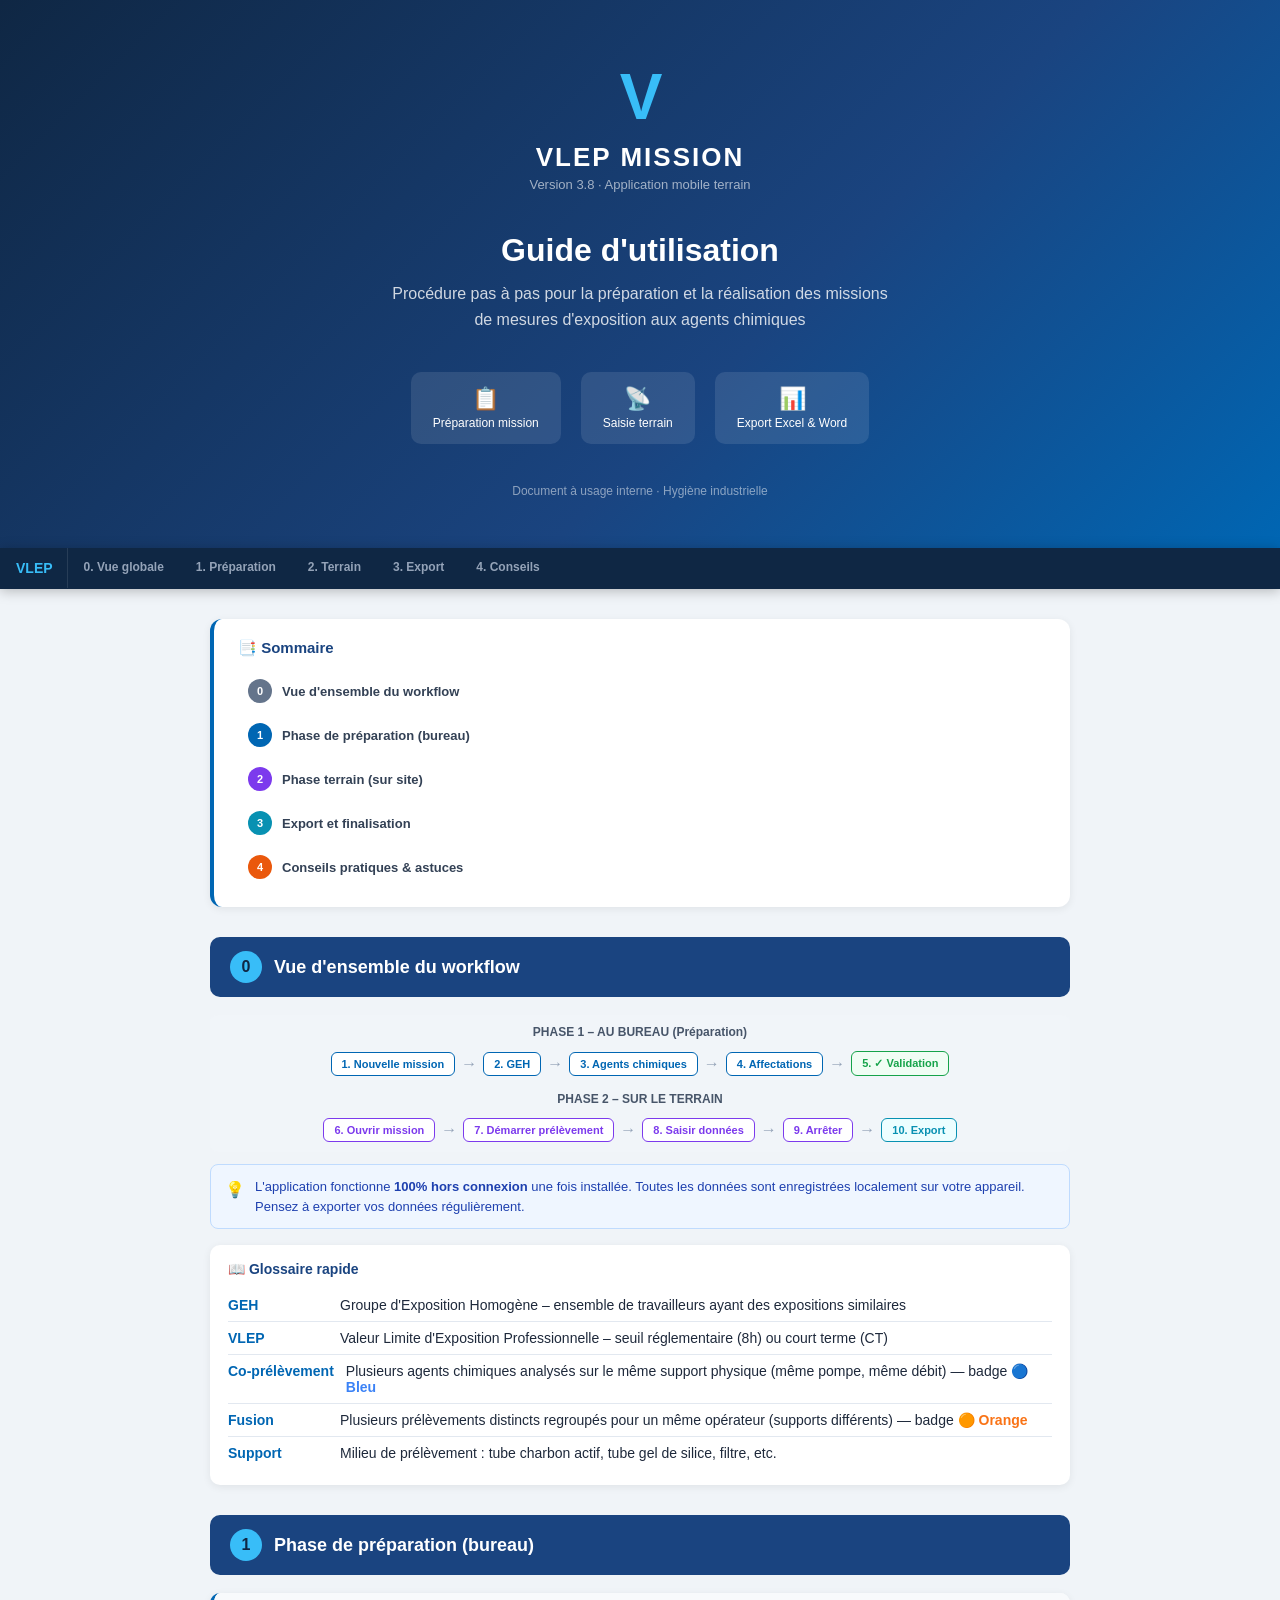
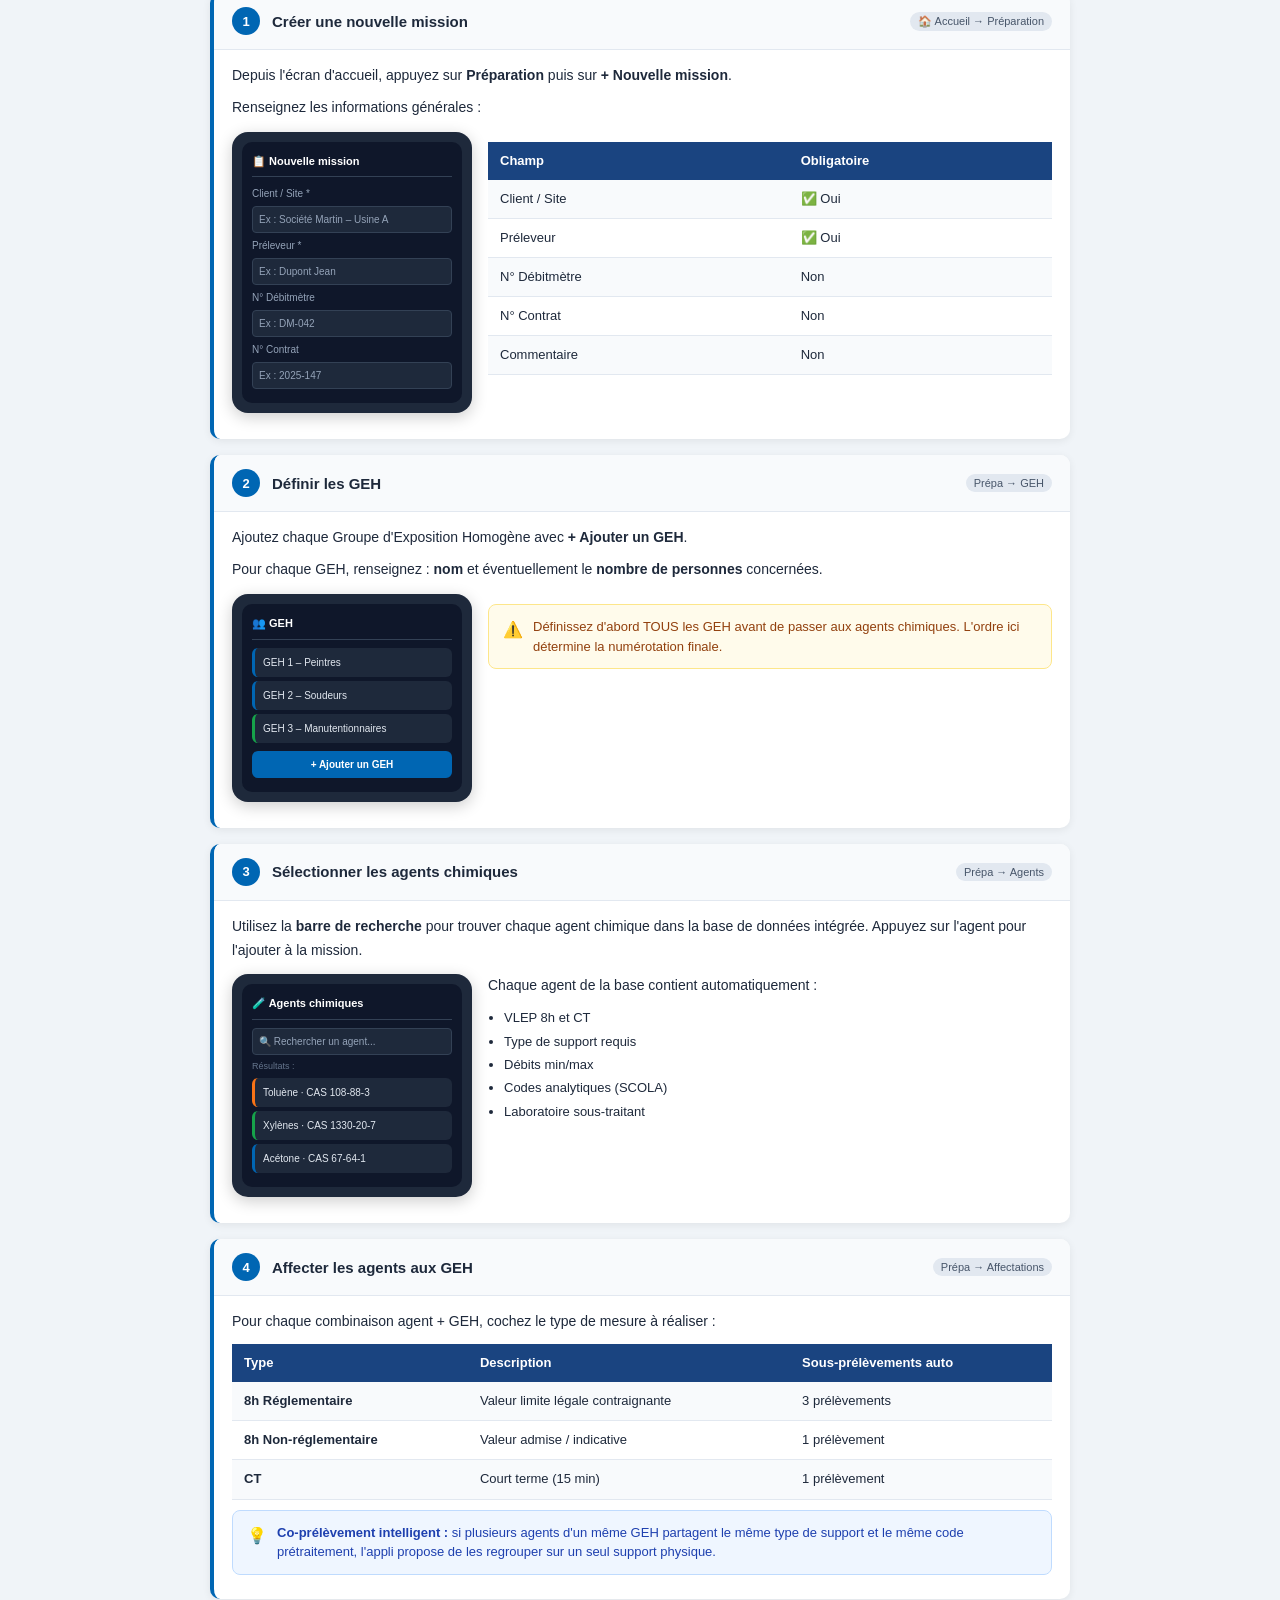
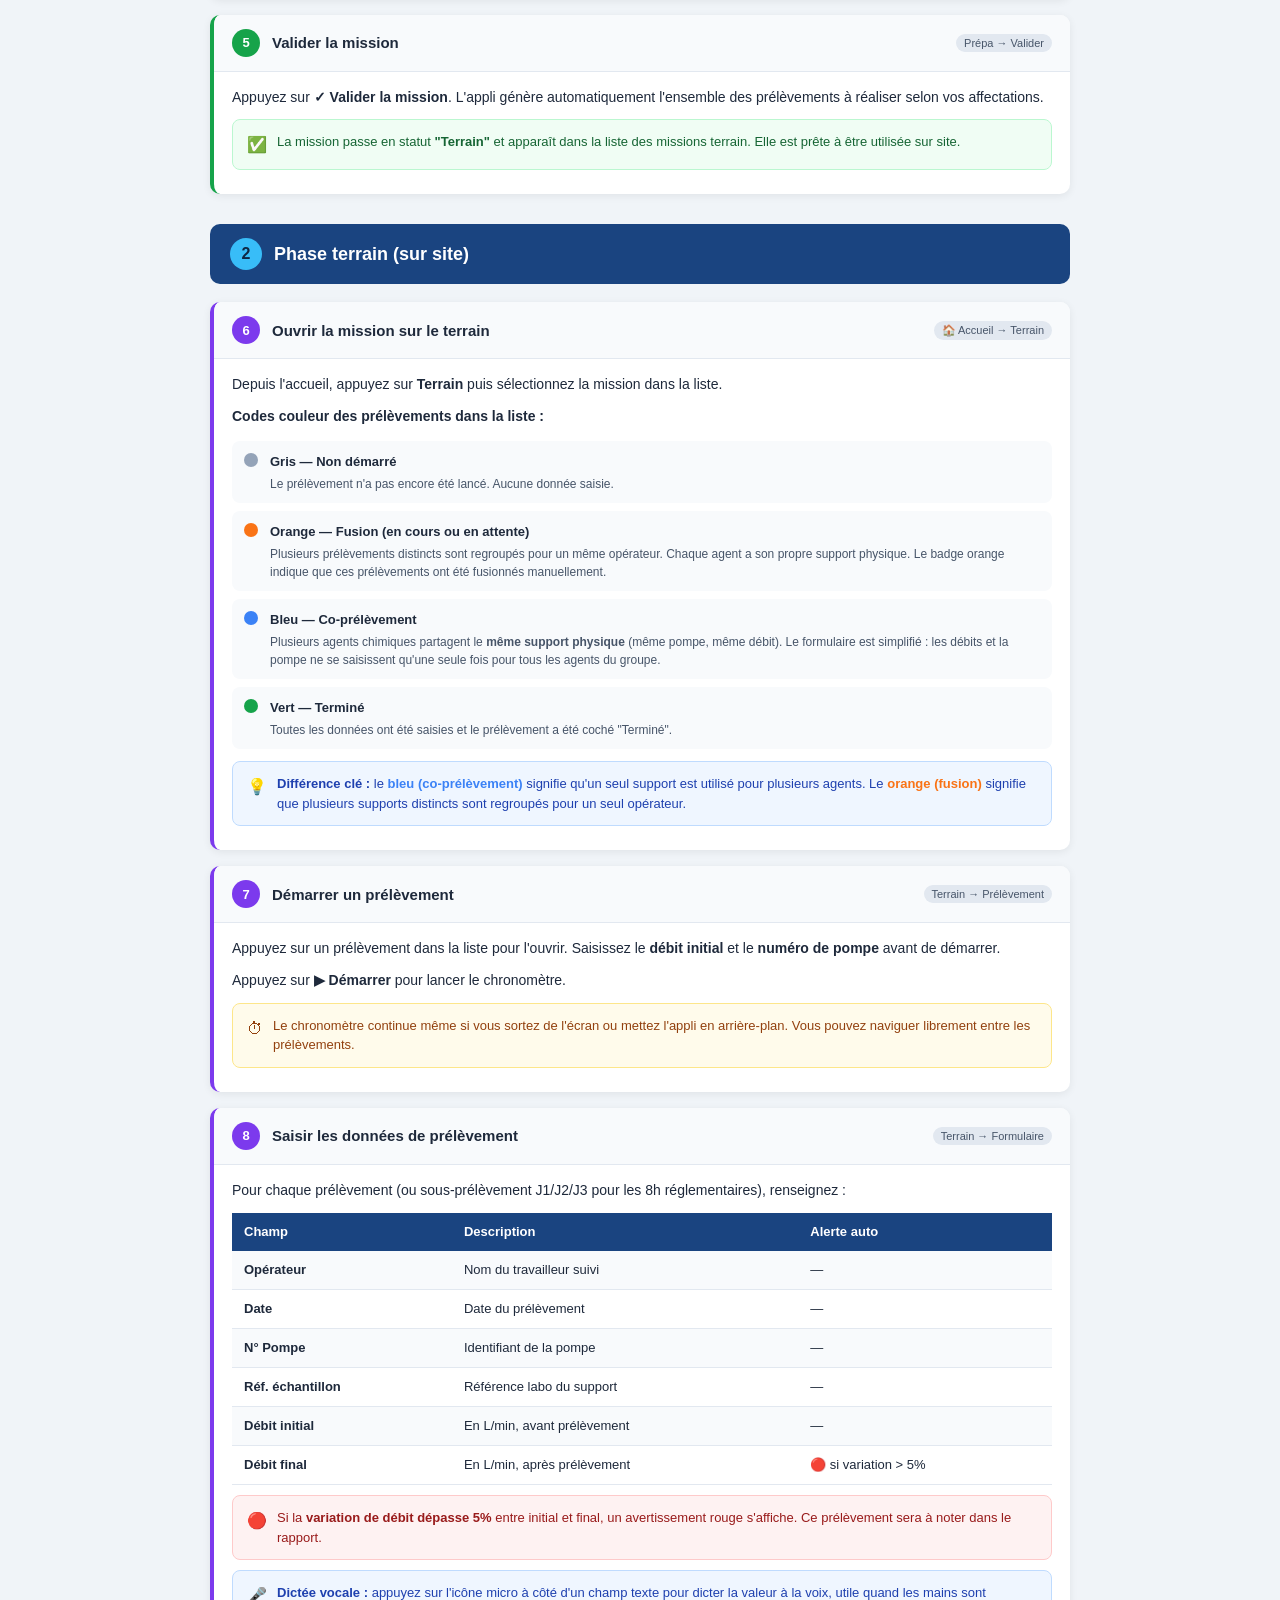
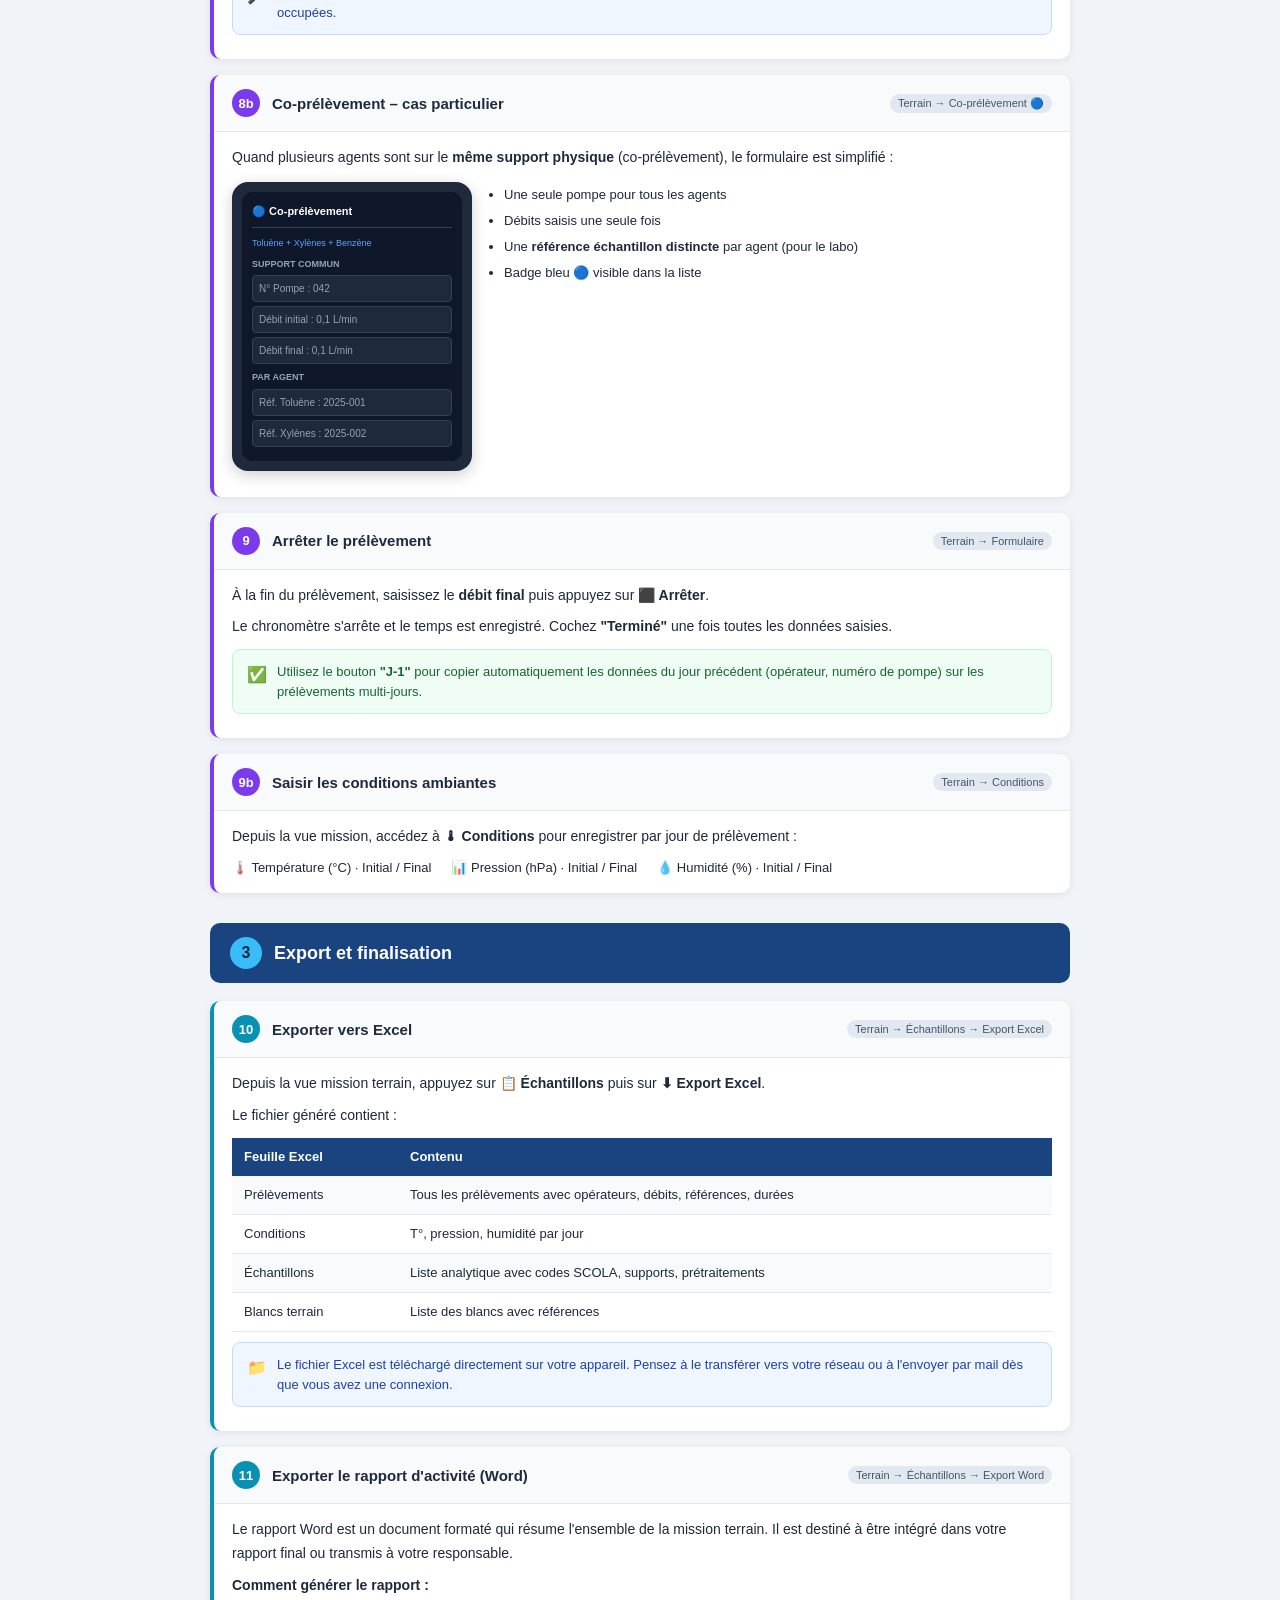
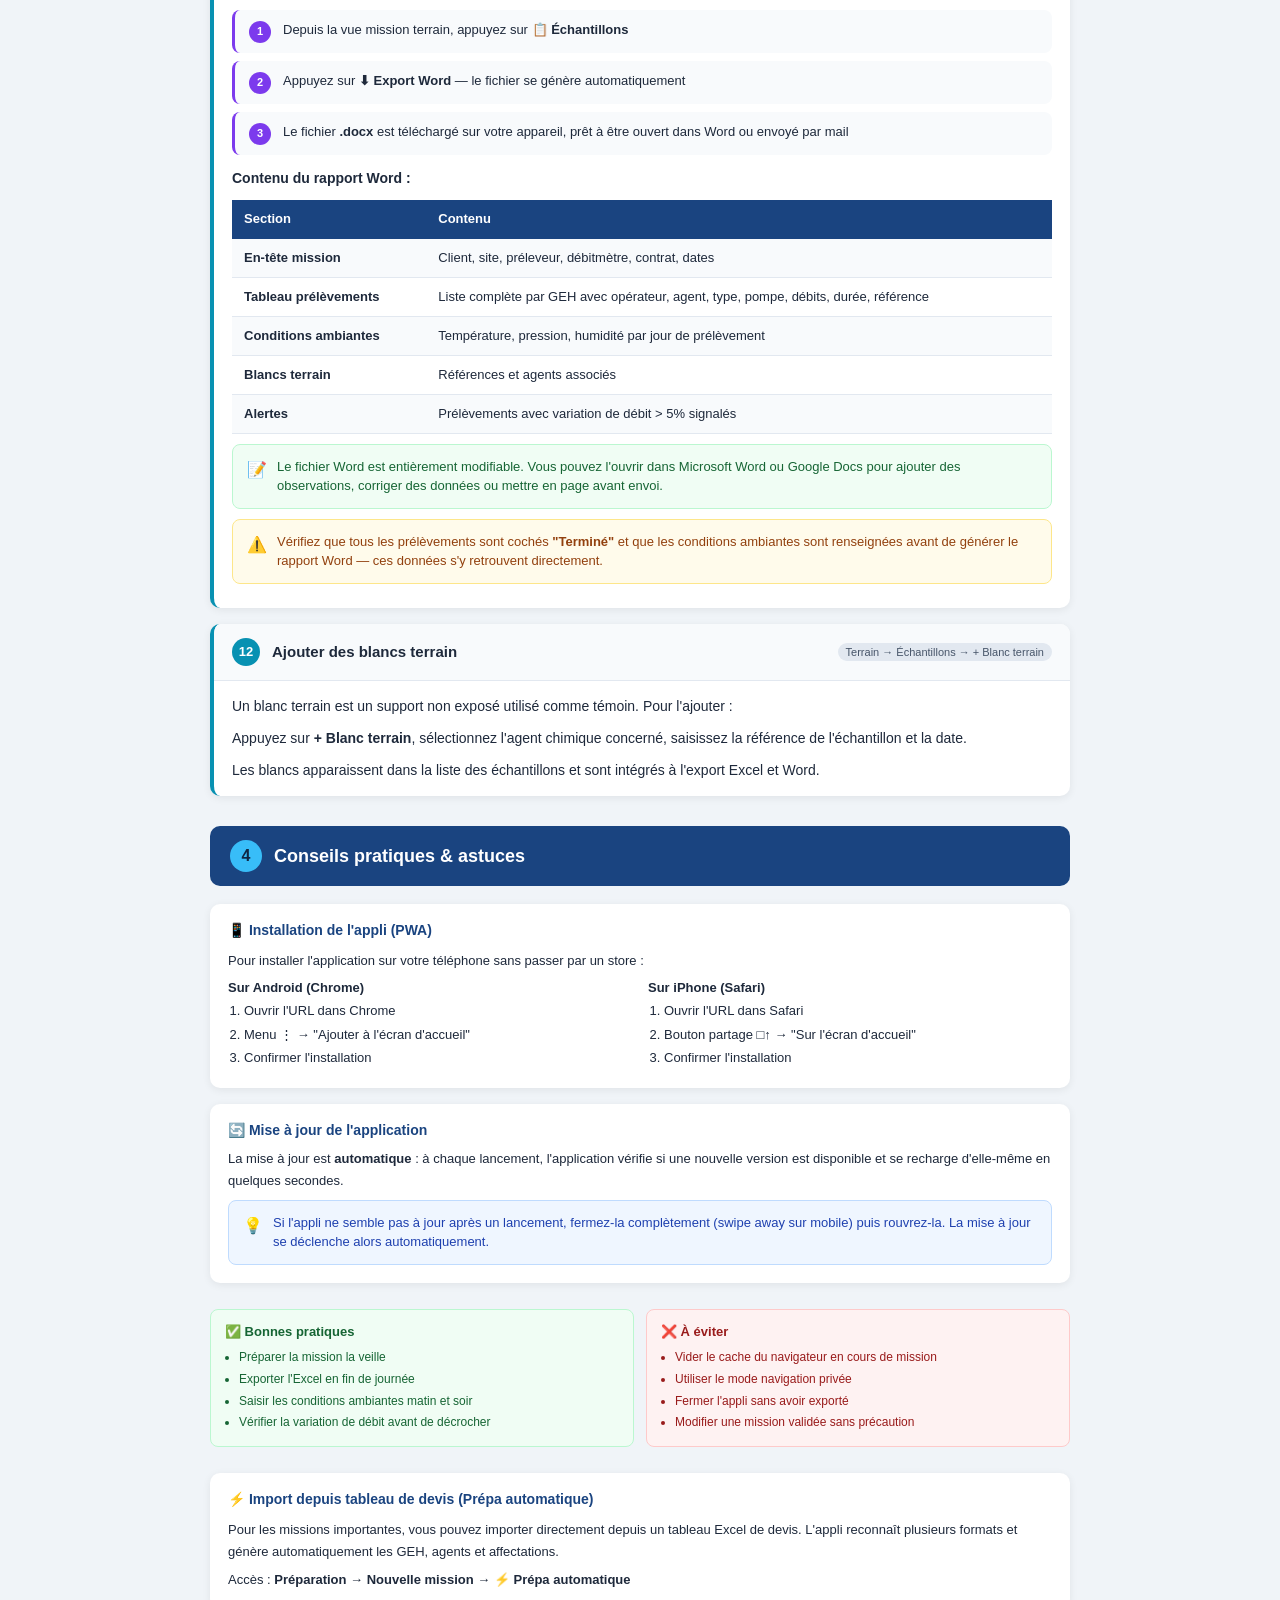
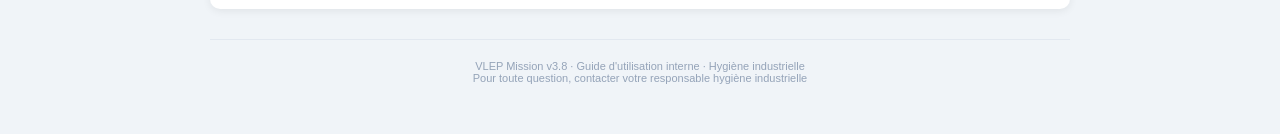
<file: procedure.html>
<!DOCTYPE html>
<html lang="fr">
<head>
<meta charset="UTF-8">
<meta name="viewport" content="width=device-width, initial-scale=1.0">
<title>Procédure VLEP Mission – Guide utilisateur</title>
<style>
  * { box-sizing: border-box; margin: 0; padding: 0; }
  body { font-family: 'Segoe UI', Arial, sans-serif; background: #f0f4f8; color: #1e293b; font-size: 14px; }

  /* COVER */
  .cover {
    background: linear-gradient(135deg, #0f2744 0%, #1a4480 60%, #0066b3 100%);
    color: white; text-align: center; padding: 60px 40px 50px;
  }
  .cover .logo { font-size: 64px; font-weight: 900; letter-spacing: -2px; color: #38bdf8; margin-bottom: 8px; }
  .cover .app-name { font-size: 26px; font-weight: 700; letter-spacing: 2px; margin-bottom: 4px; }
  .cover .version { font-size: 13px; opacity: 0.6; margin-bottom: 40px; }
  .cover h1 { font-size: 32px; font-weight: 800; margin-bottom: 12px; }
  .cover .subtitle { font-size: 16px; opacity: 0.8; max-width: 500px; margin: 0 auto 40px; line-height: 1.6; }
  .cover .meta { font-size: 12px; opacity: 0.5; margin-top: 40px; }

  /* STICKY NAV */
  .sticky-nav {
    position: sticky; top: 0; z-index: 999;
    background: #0f2744;
    box-shadow: 0 2px 12px rgba(0,0,0,0.25);
    display: flex; align-items: center; gap: 0;
    overflow-x: auto; -webkit-overflow-scrolling: touch;
  }
  .sticky-nav::-webkit-scrollbar { display: none; }
  .sticky-nav a {
    color: #94a3b8; text-decoration: none;
    padding: 12px 16px; font-size: 12px; font-weight: 600;
    white-space: nowrap; border-bottom: 3px solid transparent;
    transition: all 0.2s; flex-shrink: 0;
  }
  .sticky-nav a:hover { color: white; background: rgba(255,255,255,0.05); }
  .sticky-nav a.active { color: #38bdf8; border-bottom-color: #38bdf8; }
  .sticky-nav .nav-logo {
    color: #38bdf8; font-weight: 900; font-size: 14px;
    padding: 12px 14px 12px 16px; border-right: 1px solid rgba(255,255,255,0.1);
    flex-shrink: 0;
  }

  /* LAYOUT */
  .page { max-width: 900px; margin: 0 auto; padding: 30px 20px; }

  /* TOC */
  .toc {
    background: white; border-radius: 12px;
    box-shadow: 0 2px 8px rgba(0,0,0,0.07);
    padding: 20px 24px; margin-bottom: 30px;
    border-left: 4px solid #0066b3;
  }
  .toc-title {
    font-weight: 800; font-size: 15px; color: #1a4480;
    margin-bottom: 14px; display: flex; align-items: center; gap: 8px;
  }
  .toc-list { list-style: none; display: flex; flex-direction: column; gap: 4px; }
  .toc-list li a {
    display: flex; align-items: center; gap: 10px;
    padding: 8px 10px; border-radius: 7px;
    text-decoration: none; color: #334155;
    font-size: 13px; font-weight: 600;
    transition: all 0.2s;
  }
  .toc-list li a:hover { background: #eff6ff; color: #0066b3; }
  .toc-badge {
    width: 24px; height: 24px; border-radius: 50%;
    display: flex; align-items: center; justify-content: center;
    font-size: 11px; font-weight: 900; flex-shrink: 0; color: white;
  }
  .toc-badge.blue { background: #0066b3; }
  .toc-badge.green { background: #16a34a; }
  .toc-badge.purple { background: #7c3aed; }
  .toc-badge.teal { background: #0891b2; }
  .toc-badge.orange { background: #ea580c; }
  .toc-badge.gray { background: #64748b; }

  /* SECTION HEADER */
  .section-title {
    display: flex; align-items: center; gap: 12px;
    background: #1a4480; color: white;
    padding: 14px 20px; border-radius: 10px;
    font-size: 18px; font-weight: 700;
    margin: 30px 0 18px;
  }
  .section-title .num {
    background: #38bdf8; color: #0f2744;
    width: 32px; height: 32px; border-radius: 50%;
    display: flex; align-items: center; justify-content: center;
    font-size: 16px; font-weight: 900; flex-shrink: 0;
  }

  /* STEP */
  .step {
    background: white; border-radius: 10px;
    box-shadow: 0 2px 8px rgba(0,0,0,0.07);
    margin-bottom: 16px; overflow: hidden;
    border-left: 4px solid #0066b3;
  }
  .step.green { border-left-color: #16a34a; }
  .step.orange { border-left-color: #ea580c; }
  .step.blue { border-left-color: #0066b3; }
  .step.purple { border-left-color: #7c3aed; }
  .step.teal { border-left-color: #0891b2; }

  .step-header {
    display: flex; align-items: center; gap: 12px;
    padding: 14px 18px; background: #f8fafc;
    border-bottom: 1px solid #e2e8f0;
  }
  .step-num {
    background: #0066b3; color: white;
    width: 28px; height: 28px; border-radius: 50%;
    display: flex; align-items: center; justify-content: center;
    font-weight: 700; font-size: 13px; flex-shrink: 0;
  }
  .step.green .step-num { background: #16a34a; }
  .step.orange .step-num { background: #ea580c; }
  .step.purple .step-num { background: #7c3aed; }
  .step.teal .step-num { background: #0891b2; }

  .step-title { font-weight: 700; font-size: 15px; }
  .step-where { margin-left: auto; font-size: 11px; background: #e2e8f0; color: #475569; padding: 3px 8px; border-radius: 20px; white-space: nowrap; }

  .step-body { padding: 14px 18px; line-height: 1.7; }
  .step-body p { margin-bottom: 8px; }
  .step-body p:last-child { margin-bottom: 0; }

  /* MOCKUP PHONE */
  .mockup-row { display: flex; gap: 16px; flex-wrap: wrap; margin: 12px 0; }
  .mockup {
    background: #1e293b; border-radius: 16px; padding: 10px;
    flex: 1; min-width: 180px; max-width: 240px;
    box-shadow: 0 4px 16px rgba(0,0,0,0.2);
  }
  .mockup .screen {
    background: #0f172a; border-radius: 10px; overflow: hidden;
    min-height: 160px; padding: 10px;
  }
  .mockup .screen-title {
    color: white; font-size: 11px; font-weight: 700;
    border-bottom: 1px solid #334155; padding-bottom: 6px; margin-bottom: 8px;
    display: flex; align-items: center; gap: 6px;
  }
  .mockup .screen-label { color: #94a3b8; font-size: 10px; margin-bottom: 4px; }
  .mockup .screen-btn {
    background: #0066b3; color: white; border-radius: 6px;
    padding: 5px 8px; font-size: 10px; margin-bottom: 4px;
    display: block; text-align: center; font-weight: 600;
  }
  .mockup .screen-btn.green { background: #16a34a; }
  .mockup .screen-btn.gray { background: #334155; }
  .mockup .screen-btn.orange { background: #ea580c; }
  .mockup .screen-card {
    background: #1e293b; border-radius: 6px; padding: 6px 8px;
    margin-bottom: 4px; font-size: 10px; color: #e2e8f0;
    border-left: 3px solid #0066b3;
  }
  .mockup .screen-card.green { border-left-color: #16a34a; }
  .mockup .screen-card.orange { border-left-color: #f97316; }
  .mockup .screen-input {
    background: #1e293b; border: 1px solid #334155; border-radius: 4px;
    padding: 4px 6px; font-size: 10px; color: #94a3b8;
    margin-bottom: 4px; width: 100%;
  }
  .mockup .badge {
    display: inline-block; font-size: 9px; padding: 2px 5px;
    border-radius: 10px; margin-left: 4px;
  }
  .mockup .badge.blue { background: #1d4ed8; color: white; }
  .mockup .badge.green { background: #16a34a; color: white; }
  .mockup .badge.orange { background: #ea580c; color: white; }

  /* COLOR LEGEND */
  .color-legend {
    display: flex; flex-direction: column; gap: 8px; margin: 12px 0;
  }
  .color-legend-item {
    display: flex; align-items: flex-start; gap: 12px;
    background: #f8fafc; border-radius: 8px; padding: 10px 12px;
  }
  .color-dot {
    width: 14px; height: 14px; border-radius: 50%;
    flex-shrink: 0; margin-top: 2px;
  }
  .color-dot.blue { background: #3b82f6; }
  .color-dot.orange { background: #f97316; }
  .color-dot.gray { background: #94a3b8; }
  .color-dot.green { background: #16a34a; }
  .color-legend-label { font-weight: 700; font-size: 13px; color: #1e293b; }
  .color-legend-desc { font-size: 12px; color: #475569; margin-top: 2px; line-height: 1.5; }

  /* TIPS */
  .tip {
    border-radius: 8px; padding: 12px 14px; margin: 10px 0;
    display: flex; gap: 10px; align-items: flex-start;
    font-size: 13px; line-height: 1.5;
  }
  .tip.info { background: #eff6ff; border: 1px solid #bfdbfe; color: #1e40af; }
  .tip.warning { background: #fffbeb; border: 1px solid #fde68a; color: #92400e; }
  .tip.success { background: #f0fdf4; border: 1px solid #bbf7d0; color: #166534; }
  .tip.danger { background: #fef2f2; border: 1px solid #fecaca; color: #991b1b; }
  .tip .icon { font-size: 16px; flex-shrink: 0; margin-top: 1px; }

  /* FLOW ARROWS */
  .flow {
    display: flex; align-items: center; gap: 6px;
    flex-wrap: wrap; margin: 12px 0; padding: 10px 14px;
    background: #f1f5f9; border-radius: 8px;
  }
  .flow-step {
    background: white; border: 1.5px solid #cbd5e1;
    border-radius: 6px; padding: 5px 10px;
    font-size: 11px; font-weight: 600; color: #334155;
    white-space: nowrap;
  }
  .flow-arrow { color: #94a3b8; font-size: 16px; }

  /* TABLE */
  table { width: 100%; border-collapse: collapse; margin: 10px 0; font-size: 13px; }
  th { background: #1a4480; color: white; padding: 8px 12px; text-align: left; }
  td { padding: 8px 12px; border-bottom: 1px solid #e2e8f0; }
  tr:nth-child(even) td { background: #f8fafc; }

  /* GLOSSARY */
  .glossary-item { padding: 8px 0; border-bottom: 1px solid #e2e8f0; display: flex; gap: 12px; }
  .glossary-term { font-weight: 700; color: #0066b3; min-width: 100px; flex-shrink: 0; }

  /* WORD EXPORT STEPS */
  .word-steps { display: flex; flex-direction: column; gap: 8px; margin: 12px 0; }
  .word-step {
    display: flex; align-items: flex-start; gap: 12px;
    background: #f8fafc; border-radius: 8px; padding: 10px 14px;
    border-left: 3px solid #7c3aed;
  }
  .word-step-num {
    background: #7c3aed; color: white;
    width: 22px; height: 22px; border-radius: 50%;
    display: flex; align-items: center; justify-content: center;
    font-size: 11px; font-weight: 700; flex-shrink: 0; margin-top: 1px;
  }
  .word-step-content { font-size: 13px; line-height: 1.6; }
  .word-step-content strong { color: #1e293b; }

  /* BACK TO TOP */
  #back-to-top {
    position: fixed; bottom: 24px; right: 20px;
    background: #0066b3; color: white;
    width: 44px; height: 44px; border-radius: 50%;
    display: flex; align-items: center; justify-content: center;
    font-size: 20px; cursor: pointer; z-index: 1000;
    box-shadow: 0 4px 16px rgba(0,102,179,0.4);
    opacity: 0; transition: opacity 0.3s;
    text-decoration: none;
    border: none;
  }
  #back-to-top.visible { opacity: 1; }

  /* PRINT */
  @media print {
    body { background: white; }
    .page { padding: 15px; }
    .sticky-nav { display: none; }
    #back-to-top { display: none; }
  }

  @media (max-width: 600px) {
    .cover { padding: 40px 20px 30px; }
    .cover h1 { font-size: 24px; }
    .cover .logo { font-size: 48px; }
    .mockup { min-width: 140px; max-width: 180px; }
  }
</style>
</head>
<body>

<!-- BACK TO TOP BUTTON -->
<button id="back-to-top" title="Retour en haut" onclick="window.scrollTo({top:0,behavior:'smooth'})">↑</button>

<!-- COVER -->
<div class="cover" id="top">
  <div class="logo">V</div>
  <div class="app-name">VLEP MISSION</div>
  <div class="version">Version 3.8 · Application mobile terrain</div>
  <h1>Guide d'utilisation</h1>
  <div class="subtitle">Procédure pas à pas pour la préparation et la réalisation des missions de mesures d'exposition aux agents chimiques</div>
  <div style="display:flex;justify-content:center;gap:20px;flex-wrap:wrap;margin-top:30px;">
    <div style="background:rgba(255,255,255,0.1);border-radius:10px;padding:14px 22px;">
      <div style="font-size:22px;margin-bottom:4px;">📋</div>
      <div style="font-size:12px;">Préparation mission</div>
    </div>
    <div style="background:rgba(255,255,255,0.1);border-radius:10px;padding:14px 22px;">
      <div style="font-size:22px;margin-bottom:4px;">📡</div>
      <div style="font-size:12px;">Saisie terrain</div>
    </div>
    <div style="background:rgba(255,255,255,0.1);border-radius:10px;padding:14px 22px;">
      <div style="font-size:22px;margin-bottom:4px;">📊</div>
      <div style="font-size:12px;">Export Excel & Word</div>
    </div>
  </div>
  <div class="meta">Document à usage interne · Hygiène industrielle</div>
</div>

<!-- STICKY NAVIGATION -->
<nav class="sticky-nav" id="sticky-nav">
  <div class="nav-logo">VLEP</div>
  <a href="#overview">0. Vue globale</a>
  <a href="#section1">1. Préparation</a>
  <a href="#section2">2. Terrain</a>
  <a href="#section3">3. Export</a>
  <a href="#section4">4. Conseils</a>
</nav>

<!-- PAGE PRINCIPALE -->
<div class="page">

  <!-- SOMMAIRE -->
  <div class="toc">
    <div class="toc-title">📑 Sommaire</div>
    <ul class="toc-list">
      <li><a href="#overview"><span class="toc-badge gray">0</span>Vue d'ensemble du workflow</a></li>
      <li><a href="#section1"><span class="toc-badge blue">1</span>Phase de préparation (bureau)</a></li>
      <li><a href="#section2"><span class="toc-badge purple">2</span>Phase terrain (sur site)</a></li>
      <li><a href="#section3"><span class="toc-badge teal">3</span>Export et finalisation</a></li>
      <li><a href="#section4"><span class="toc-badge orange">4</span>Conseils pratiques & astuces</a></li>
    </ul>
  </div>

  <!-- ======================== -->
  <!-- SECTION 0 : VUE GLOBALE -->
  <!-- ======================== -->
  <div id="overview" class="section-title" style="margin-top:0;">
    <div class="num">0</div>
    Vue d'ensemble du workflow
  </div>

  <div class="flow" style="flex-direction:column;gap:8px;">
    <div style="font-size:12px;font-weight:700;color:#475569;margin-bottom:4px;">PHASE 1 – AU BUREAU (Préparation)</div>
    <div style="display:flex;align-items:center;gap:6px;flex-wrap:wrap;">
      <div class="flow-step" style="border-color:#0066b3;color:#0066b3;">1. Nouvelle mission</div>
      <div class="flow-arrow">→</div>
      <div class="flow-step" style="border-color:#0066b3;color:#0066b3;">2. GEH</div>
      <div class="flow-arrow">→</div>
      <div class="flow-step" style="border-color:#0066b3;color:#0066b3;">3. Agents chimiques</div>
      <div class="flow-arrow">→</div>
      <div class="flow-step" style="border-color:#0066b3;color:#0066b3;">4. Affectations</div>
      <div class="flow-arrow">→</div>
      <div class="flow-step" style="border-color:#16a34a;color:#16a34a;background:#f0fdf4;">5. ✓ Validation</div>
    </div>
    <div style="font-size:12px;font-weight:700;color:#475569;margin:8px 0 4px;">PHASE 2 – SUR LE TERRAIN</div>
    <div style="display:flex;align-items:center;gap:6px;flex-wrap:wrap;">
      <div class="flow-step" style="border-color:#7c3aed;color:#7c3aed;">6. Ouvrir mission</div>
      <div class="flow-arrow">→</div>
      <div class="flow-step" style="border-color:#7c3aed;color:#7c3aed;">7. Démarrer prélèvement</div>
      <div class="flow-arrow">→</div>
      <div class="flow-step" style="border-color:#7c3aed;color:#7c3aed;">8. Saisir données</div>
      <div class="flow-arrow">→</div>
      <div class="flow-step" style="border-color:#7c3aed;color:#7c3aed;">9. Arrêter</div>
      <div class="flow-arrow">→</div>
      <div class="flow-step" style="border-color:#0891b2;color:#0891b2;background:#ecfeff;">10. Export</div>
    </div>
  </div>

  <div class="tip info">
    <div class="icon">💡</div>
    <div>L'application fonctionne <strong>100% hors connexion</strong> une fois installée. Toutes les données sont enregistrées localement sur votre appareil. Pensez à exporter vos données régulièrement.</div>
  </div>

  <!-- GLOSSAIRE -->
  <div style="background:white;border-radius:10px;padding:16px 18px;box-shadow:0 2px 8px rgba(0,0,0,0.07);margin-top:16px;">
    <div style="font-weight:700;font-size:14px;color:#1a4480;margin-bottom:12px;">📖 Glossaire rapide</div>
    <div class="glossary-item">
      <div class="glossary-term">GEH</div>
      <div>Groupe d'Exposition Homogène – ensemble de travailleurs ayant des expositions similaires</div>
    </div>
    <div class="glossary-item">
      <div class="glossary-term">VLEP</div>
      <div>Valeur Limite d'Exposition Professionnelle – seuil réglementaire (8h) ou court terme (CT)</div>
    </div>
    <div class="glossary-item">
      <div class="glossary-term">Co-prélèvement</div>
      <div>Plusieurs agents chimiques analysés sur le même support physique (même pompe, même débit) — badge <strong style="color:#3b82f6;">🔵 Bleu</strong></div>
    </div>
    <div class="glossary-item">
      <div class="glossary-term">Fusion</div>
      <div>Plusieurs prélèvements distincts regroupés pour un même opérateur (supports différents) — badge <strong style="color:#f97316;">🟠 Orange</strong></div>
    </div>
    <div class="glossary-item" style="border:none;">
      <div class="glossary-term">Support</div>
      <div>Milieu de prélèvement : tube charbon actif, tube gel de silice, filtre, etc.</div>
    </div>
  </div>

  <!-- ======================== -->
  <!-- SECTION 1 : PRÉPARATION -->
  <!-- ======================== -->

  <div id="section1" class="section-title">
    <div class="num">1</div>
    Phase de préparation (bureau)
  </div>

  <div class="step blue">
    <div class="step-header">
      <div class="step-num">1</div>
      <div class="step-title">Créer une nouvelle mission</div>
      <div class="step-where">🏠 Accueil → Préparation</div>
    </div>
    <div class="step-body">
      <p>Depuis l'écran d'accueil, appuyez sur <strong>Préparation</strong> puis sur <strong>+ Nouvelle mission</strong>.</p>
      <p>Renseignez les informations générales :</p>
      <div class="mockup-row">
        <div class="mockup">
          <div class="screen">
            <div class="screen-title">📋 Nouvelle mission</div>
            <div class="screen-label">Client / Site *</div>
            <div class="screen-input">Ex : Société Martin – Usine A</div>
            <div class="screen-label">Préleveur *</div>
            <div class="screen-input">Ex : Dupont Jean</div>
            <div class="screen-label">N° Débitmètre</div>
            <div class="screen-input">Ex : DM-042</div>
            <div class="screen-label">N° Contrat</div>
            <div class="screen-input">Ex : 2025-147</div>
          </div>
        </div>
        <div style="flex:1;min-width:200px;">
          <table>
            <tr><th>Champ</th><th>Obligatoire</th></tr>
            <tr><td>Client / Site</td><td>✅ Oui</td></tr>
            <tr><td>Préleveur</td><td>✅ Oui</td></tr>
            <tr><td>N° Débitmètre</td><td>Non</td></tr>
            <tr><td>N° Contrat</td><td>Non</td></tr>
            <tr><td>Commentaire</td><td>Non</td></tr>
          </table>
        </div>
      </div>
    </div>
  </div>

  <div class="step blue">
    <div class="step-header">
      <div class="step-num">2</div>
      <div class="step-title">Définir les GEH</div>
      <div class="step-where">Prépa → GEH</div>
    </div>
    <div class="step-body">
      <p>Ajoutez chaque Groupe d'Exposition Homogène avec <strong>+ Ajouter un GEH</strong>.</p>
      <p>Pour chaque GEH, renseignez : <strong>nom</strong> et éventuellement le <strong>nombre de personnes</strong> concernées.</p>
      <div class="mockup-row">
        <div class="mockup">
          <div class="screen">
            <div class="screen-title">👥 GEH</div>
            <div class="screen-card">GEH 1 – Peintres</div>
            <div class="screen-card">GEH 2 – Soudeurs</div>
            <div class="screen-card green">GEH 3 – Manutentionnaires</div>
            <div class="screen-btn" style="margin-top:8px;">+ Ajouter un GEH</div>
          </div>
        </div>
        <div style="flex:1;min-width:200px;">
          <div class="tip warning">
            <div class="icon">⚠️</div>
            <div>Définissez d'abord TOUS les GEH avant de passer aux agents chimiques. L'ordre ici détermine la numérotation finale.</div>
          </div>
        </div>
      </div>
    </div>
  </div>

  <div class="step blue">
    <div class="step-header">
      <div class="step-num">3</div>
      <div class="step-title">Sélectionner les agents chimiques</div>
      <div class="step-where">Prépa → Agents</div>
    </div>
    <div class="step-body">
      <p>Utilisez la <strong>barre de recherche</strong> pour trouver chaque agent chimique dans la base de données intégrée. Appuyez sur l'agent pour l'ajouter à la mission.</p>
      <div class="mockup-row">
        <div class="mockup">
          <div class="screen">
            <div class="screen-title">🧪 Agents chimiques</div>
            <div class="screen-input">🔍 Rechercher un agent...</div>
            <div style="font-size:9px;color:#64748b;margin:4px 0;">Résultats :</div>
            <div class="screen-card" style="border-left-color:#f97316;">Toluène · CAS 108-88-3</div>
            <div class="screen-card" style="border-left-color:#16a34a;">Xylènes · CAS 1330-20-7</div>
            <div class="screen-card" style="border-left-color:#0066b3;">Acétone · CAS 67-64-1</div>
          </div>
        </div>
        <div style="flex:1;min-width:200px;">
          <p>Chaque agent de la base contient automatiquement :</p>
          <ul style="padding-left:16px;margin-top:6px;line-height:1.8;font-size:13px;">
            <li>VLEP 8h et CT</li>
            <li>Type de support requis</li>
            <li>Débits min/max</li>
            <li>Codes analytiques (SCOLA)</li>
            <li>Laboratoire sous-traitant</li>
          </ul>
        </div>
      </div>
    </div>
  </div>

  <div class="step blue">
    <div class="step-header">
      <div class="step-num">4</div>
      <div class="step-title">Affecter les agents aux GEH</div>
      <div class="step-where">Prépa → Affectations</div>
    </div>
    <div class="step-body">
      <p>Pour chaque combinaison agent + GEH, cochez le type de mesure à réaliser :</p>
      <table>
        <tr><th>Type</th><th>Description</th><th>Sous-prélèvements auto</th></tr>
        <tr><td><strong>8h Réglementaire</strong></td><td>Valeur limite légale contraignante</td><td>3 prélèvements</td></tr>
        <tr><td><strong>8h Non-réglementaire</strong></td><td>Valeur admise / indicative</td><td>1 prélèvement</td></tr>
        <tr><td><strong>CT</strong></td><td>Court terme (15 min)</td><td>1 prélèvement</td></tr>
      </table>
      <div class="tip info">
        <div class="icon">💡</div>
        <div><strong>Co-prélèvement intelligent :</strong> si plusieurs agents d'un même GEH partagent le même type de support et le même code prétraitement, l'appli propose de les regrouper sur un seul support physique.</div>
      </div>
    </div>
  </div>

  <div class="step green">
    <div class="step-header">
      <div class="step-num">5</div>
      <div class="step-title">Valider la mission</div>
      <div class="step-where">Prépa → Valider</div>
    </div>
    <div class="step-body">
      <p>Appuyez sur <strong>✓ Valider la mission</strong>. L'appli génère automatiquement l'ensemble des prélèvements à réaliser selon vos affectations.</p>
      <div class="tip success">
        <div class="icon">✅</div>
        <div>La mission passe en statut <strong>"Terrain"</strong> et apparaît dans la liste des missions terrain. Elle est prête à être utilisée sur site.</div>
      </div>
    </div>
  </div>

  <!-- ======================== -->
  <!-- SECTION 2 : TERRAIN -->
  <!-- ======================== -->

  <div id="section2" class="section-title">
    <div class="num">2</div>
    Phase terrain (sur site)
  </div>

  <div class="step purple">
    <div class="step-header">
      <div class="step-num">6</div>
      <div class="step-title">Ouvrir la mission sur le terrain</div>
      <div class="step-where">🏠 Accueil → Terrain</div>
    </div>
    <div class="step-body">
      <p>Depuis l'accueil, appuyez sur <strong>Terrain</strong> puis sélectionnez la mission dans la liste.</p>
      <p><strong>Codes couleur des prélèvements dans la liste :</strong></p>
      <div class="color-legend">
        <div class="color-legend-item">
          <div class="color-dot gray"></div>
          <div>
            <div class="color-legend-label">Gris — Non démarré</div>
            <div class="color-legend-desc">Le prélèvement n'a pas encore été lancé. Aucune donnée saisie.</div>
          </div>
        </div>
        <div class="color-legend-item">
          <div class="color-dot orange"></div>
          <div>
            <div class="color-legend-label">Orange — Fusion (en cours ou en attente)</div>
            <div class="color-legend-desc">Plusieurs prélèvements distincts sont regroupés pour un même opérateur. Chaque agent a son propre support physique. Le badge orange indique que ces prélèvements ont été fusionnés manuellement.</div>
          </div>
        </div>
        <div class="color-legend-item">
          <div class="color-dot blue"></div>
          <div>
            <div class="color-legend-label">Bleu — Co-prélèvement</div>
            <div class="color-legend-desc">Plusieurs agents chimiques partagent le <strong>même support physique</strong> (même pompe, même débit). Le formulaire est simplifié : les débits et la pompe ne se saisissent qu'une seule fois pour tous les agents du groupe.</div>
          </div>
        </div>
        <div class="color-legend-item">
          <div class="color-dot green"></div>
          <div>
            <div class="color-legend-label">Vert — Terminé</div>
            <div class="color-legend-desc">Toutes les données ont été saisies et le prélèvement a été coché "Terminé".</div>
          </div>
        </div>
      </div>
      <div class="tip info">
        <div class="icon">💡</div>
        <div><strong>Différence clé :</strong> le <span style="color:#3b82f6;font-weight:700;">bleu (co-prélèvement)</span> signifie qu'un seul support est utilisé pour plusieurs agents. Le <span style="color:#f97316;font-weight:700;">orange (fusion)</span> signifie que plusieurs supports distincts sont regroupés pour un seul opérateur.</div>
      </div>
    </div>
  </div>

  <div class="step purple">
    <div class="step-header">
      <div class="step-num">7</div>
      <div class="step-title">Démarrer un prélèvement</div>
      <div class="step-where">Terrain → Prélèvement</div>
    </div>
    <div class="step-body">
      <p>Appuyez sur un prélèvement dans la liste pour l'ouvrir. Saisissez le <strong>débit initial</strong> et le <strong>numéro de pompe</strong> avant de démarrer.</p>
      <p>Appuyez sur <strong>▶ Démarrer</strong> pour lancer le chronomètre.</p>
      <div class="tip warning">
        <div class="icon">⏱</div>
        <div>Le chronomètre continue même si vous sortez de l'écran ou mettez l'appli en arrière-plan. Vous pouvez naviguer librement entre les prélèvements.</div>
      </div>
    </div>
  </div>

  <div class="step purple">
    <div class="step-header">
      <div class="step-num">8</div>
      <div class="step-title">Saisir les données de prélèvement</div>
      <div class="step-where">Terrain → Formulaire</div>
    </div>
    <div class="step-body">
      <p>Pour chaque prélèvement (ou sous-prélèvement J1/J2/J3 pour les 8h réglementaires), renseignez :</p>
      <table>
        <tr><th>Champ</th><th>Description</th><th>Alerte auto</th></tr>
        <tr><td><strong>Opérateur</strong></td><td>Nom du travailleur suivi</td><td>—</td></tr>
        <tr><td><strong>Date</strong></td><td>Date du prélèvement</td><td>—</td></tr>
        <tr><td><strong>N° Pompe</strong></td><td>Identifiant de la pompe</td><td>—</td></tr>
        <tr><td><strong>Réf. échantillon</strong></td><td>Référence labo du support</td><td>—</td></tr>
        <tr><td><strong>Débit initial</strong></td><td>En L/min, avant prélèvement</td><td>—</td></tr>
        <tr><td><strong>Débit final</strong></td><td>En L/min, après prélèvement</td><td>🔴 si variation &gt; 5%</td></tr>
      </table>
      <div class="tip danger">
        <div class="icon">🔴</div>
        <div>Si la <strong>variation de débit dépasse 5%</strong> entre initial et final, un avertissement rouge s'affiche. Ce prélèvement sera à noter dans le rapport.</div>
      </div>
      <div class="tip info">
        <div class="icon">🎤</div>
        <div><strong>Dictée vocale :</strong> appuyez sur l'icône micro à côté d'un champ texte pour dicter la valeur à la voix, utile quand les mains sont occupées.</div>
      </div>
    </div>
  </div>

  <div class="step purple">
    <div class="step-header">
      <div class="step-num">8b</div>
      <div class="step-title">Co-prélèvement – cas particulier</div>
      <div class="step-where">Terrain → Co-prélèvement 🔵</div>
    </div>
    <div class="step-body">
      <p>Quand plusieurs agents sont sur le <strong>même support physique</strong> (co-prélèvement), le formulaire est simplifié :</p>
      <div class="mockup-row">
        <div class="mockup">
          <div class="screen">
            <div class="screen-title">🔵 Co-prélèvement</div>
            <div style="font-size:9px;color:#60a5fa;margin-bottom:6px;">Toluène + Xylènes + Benzène</div>
            <div style="font-size:9px;font-weight:700;color:#94a3b8;margin-bottom:3px;">SUPPORT COMMUN</div>
            <div class="screen-input">N° Pompe : 042</div>
            <div class="screen-input">Débit initial : 0,1 L/min</div>
            <div class="screen-input">Débit final : 0,1 L/min</div>
            <div style="font-size:9px;font-weight:700;color:#94a3b8;margin:6px 0 3px;">PAR AGENT</div>
            <div class="screen-input">Réf. Toluène : 2025-001</div>
            <div class="screen-input">Réf. Xylènes : 2025-002</div>
          </div>
        </div>
        <div style="flex:1;min-width:200px;">
          <ul style="padding-left:16px;line-height:2;font-size:13px;">
            <li>Une seule pompe pour tous les agents</li>
            <li>Débits saisis une seule fois</li>
            <li>Une <strong>référence échantillon distincte</strong> par agent (pour le labo)</li>
            <li>Badge bleu 🔵 visible dans la liste</li>
          </ul>
        </div>
      </div>
    </div>
  </div>

  <div class="step purple">
    <div class="step-header">
      <div class="step-num">9</div>
      <div class="step-title">Arrêter le prélèvement</div>
      <div class="step-where">Terrain → Formulaire</div>
    </div>
    <div class="step-body">
      <p>À la fin du prélèvement, saisissez le <strong>débit final</strong> puis appuyez sur <strong>⬛ Arrêter</strong>.</p>
      <p>Le chronomètre s'arrête et le temps est enregistré. Cochez <strong>"Terminé"</strong> une fois toutes les données saisies.</p>
      <div class="tip success">
        <div class="icon">✅</div>
        <div>Utilisez le bouton <strong>"J-1"</strong> pour copier automatiquement les données du jour précédent (opérateur, numéro de pompe) sur les prélèvements multi-jours.</div>
      </div>
    </div>
  </div>

  <div class="step purple">
    <div class="step-header">
      <div class="step-num">9b</div>
      <div class="step-title">Saisir les conditions ambiantes</div>
      <div class="step-where">Terrain → Conditions</div>
    </div>
    <div class="step-body">
      <p>Depuis la vue mission, accédez à <strong>🌡 Conditions</strong> pour enregistrer par jour de prélèvement :</p>
      <div style="display:flex;gap:20px;flex-wrap:wrap;margin-top:6px;font-size:13px;">
        <div>🌡️ Température (°C) · Initial / Final</div>
        <div>📊 Pression (hPa) · Initial / Final</div>
        <div>💧 Humidité (%) · Initial / Final</div>
      </div>
    </div>
  </div>

  <!-- ======================== -->
  <!-- SECTION 3 : EXPORT -->
  <!-- ======================== -->

  <div id="section3" class="section-title">
    <div class="num">3</div>
    Export et finalisation
  </div>

  <div class="step teal">
    <div class="step-header">
      <div class="step-num">10</div>
      <div class="step-title">Exporter vers Excel</div>
      <div class="step-where">Terrain → Échantillons → Export Excel</div>
    </div>
    <div class="step-body">
      <p>Depuis la vue mission terrain, appuyez sur <strong>📋 Échantillons</strong> puis sur <strong>⬇ Export Excel</strong>.</p>
      <p>Le fichier généré contient :</p>
      <table>
        <tr><th>Feuille Excel</th><th>Contenu</th></tr>
        <tr><td>Prélèvements</td><td>Tous les prélèvements avec opérateurs, débits, références, durées</td></tr>
        <tr><td>Conditions</td><td>T°, pression, humidité par jour</td></tr>
        <tr><td>Échantillons</td><td>Liste analytique avec codes SCOLA, supports, prétraitements</td></tr>
        <tr><td>Blancs terrain</td><td>Liste des blancs avec références</td></tr>
      </table>
      <div class="tip info">
        <div class="icon">📁</div>
        <div>Le fichier Excel est téléchargé directement sur votre appareil. Pensez à le transférer vers votre réseau ou à l'envoyer par mail dès que vous avez une connexion.</div>
      </div>
    </div>
  </div>

  <div class="step teal">
    <div class="step-header">
      <div class="step-num">11</div>
      <div class="step-title">Exporter le rapport d'activité (Word)</div>
      <div class="step-where">Terrain → Échantillons → Export Word</div>
    </div>
    <div class="step-body">
      <p>Le rapport Word est un document formaté qui résume l'ensemble de la mission terrain. Il est destiné à être intégré dans votre rapport final ou transmis à votre responsable.</p>
      <p><strong>Comment générer le rapport :</strong></p>
      <div class="word-steps">
        <div class="word-step">
          <div class="word-step-num">1</div>
          <div class="word-step-content">Depuis la vue mission terrain, appuyez sur <strong>📋 Échantillons</strong></div>
        </div>
        <div class="word-step">
          <div class="word-step-num">2</div>
          <div class="word-step-content">Appuyez sur <strong>⬇ Export Word</strong> — le fichier se génère automatiquement</div>
        </div>
        <div class="word-step">
          <div class="word-step-num">3</div>
          <div class="word-step-content">Le fichier <strong>.docx</strong> est téléchargé sur votre appareil, prêt à être ouvert dans Word ou envoyé par mail</div>
        </div>
      </div>
      <p style="margin-top:10px;"><strong>Contenu du rapport Word :</strong></p>
      <table>
        <tr><th>Section</th><th>Contenu</th></tr>
        <tr><td><strong>En-tête mission</strong></td><td>Client, site, préleveur, débitmètre, contrat, dates</td></tr>
        <tr><td><strong>Tableau prélèvements</strong></td><td>Liste complète par GEH avec opérateur, agent, type, pompe, débits, durée, référence</td></tr>
        <tr><td><strong>Conditions ambiantes</strong></td><td>Température, pression, humidité par jour de prélèvement</td></tr>
        <tr><td><strong>Blancs terrain</strong></td><td>Références et agents associés</td></tr>
        <tr><td><strong>Alertes</strong></td><td>Prélèvements avec variation de débit > 5% signalés</td></tr>
      </table>
      <div class="tip success">
        <div class="icon">📝</div>
        <div>Le fichier Word est entièrement modifiable. Vous pouvez l'ouvrir dans Microsoft Word ou Google Docs pour ajouter des observations, corriger des données ou mettre en page avant envoi.</div>
      </div>
      <div class="tip warning">
        <div class="icon">⚠️</div>
        <div>Vérifiez que tous les prélèvements sont cochés <strong>"Terminé"</strong> et que les conditions ambiantes sont renseignées avant de générer le rapport Word — ces données s'y retrouvent directement.</div>
      </div>
    </div>
  </div>

  <div class="step teal">
    <div class="step-header">
      <div class="step-num">12</div>
      <div class="step-title">Ajouter des blancs terrain</div>
      <div class="step-where">Terrain → Échantillons → + Blanc terrain</div>
    </div>
    <div class="step-body">
      <p>Un blanc terrain est un support non exposé utilisé comme témoin. Pour l'ajouter :</p>
      <p>Appuyez sur <strong>+ Blanc terrain</strong>, sélectionnez l'agent chimique concerné, saisissez la référence de l'échantillon et la date.</p>
      <p>Les blancs apparaissent dans la liste des échantillons et sont intégrés à l'export Excel et Word.</p>
    </div>
  </div>

  <!-- ======================== -->
  <!-- SECTION 4 : CONSEILS -->
  <!-- ======================== -->

  <div id="section4" class="section-title">
    <div class="num">4</div>
    Conseils pratiques & astuces
  </div>

  <div style="background:white;border-radius:10px;padding:18px;box-shadow:0 2px 8px rgba(0,0,0,0.07);margin-bottom:16px;">
    <div style="font-weight:700;color:#1a4480;margin-bottom:12px;font-size:14px;">📱 Installation de l'appli (PWA)</div>
    <p style="font-size:13px;line-height:1.7;margin-bottom:8px;">Pour installer l'application sur votre téléphone sans passer par un store :</p>
    <div style="display:flex;gap:16px;flex-wrap:wrap;font-size:13px;">
      <div style="flex:1;min-width:200px;">
        <div style="font-weight:600;margin-bottom:4px;">Sur Android (Chrome)</div>
        <ol style="padding-left:16px;line-height:1.8;">
          <li>Ouvrir l'URL dans Chrome</li>
          <li>Menu ⋮ → "Ajouter à l'écran d'accueil"</li>
          <li>Confirmer l'installation</li>
        </ol>
      </div>
      <div style="flex:1;min-width:200px;">
        <div style="font-weight:600;margin-bottom:4px;">Sur iPhone (Safari)</div>
        <ol style="padding-left:16px;line-height:1.8;">
          <li>Ouvrir l'URL dans Safari</li>
          <li>Bouton partage □↑ → "Sur l'écran d'accueil"</li>
          <li>Confirmer l'installation</li>
        </ol>
      </div>
    </div>
  </div>

  <div style="background:white;border-radius:10px;padding:18px;box-shadow:0 2px 8px rgba(0,0,0,0.07);margin-bottom:16px;">
    <div style="font-weight:700;color:#1a4480;margin-bottom:10px;font-size:14px;">🔄 Mise à jour de l'application</div>
    <p style="font-size:13px;line-height:1.7;margin-bottom:8px;">La mise à jour est <strong>automatique</strong> : à chaque lancement, l'application vérifie si une nouvelle version est disponible et se recharge d'elle-même en quelques secondes.</p>
    <div class="tip info" style="margin:0;">
      <div class="icon">💡</div>
      <div>Si l'appli ne semble pas à jour après un lancement, fermez-la complètement (swipe away sur mobile) puis rouvrez-la. La mise à jour se déclenche alors automatiquement.</div>
    </div>
  </div>

  <div style="display:grid;grid-template-columns:1fr 1fr;gap:12px;margin-bottom:16px;">

    <div class="tip success" style="flex-direction:column;gap:6px;">
      <div style="font-weight:700;">✅ Bonnes pratiques</div>
      <ul style="padding-left:14px;line-height:1.8;font-size:12px;">
        <li>Préparer la mission la veille</li>
        <li>Exporter l'Excel en fin de journée</li>
        <li>Saisir les conditions ambiantes matin et soir</li>
        <li>Vérifier la variation de débit avant de décrocher</li>
      </ul>
    </div>

    <div class="tip danger" style="flex-direction:column;gap:6px;">
      <div style="font-weight:700;">❌ À éviter</div>
      <ul style="padding-left:14px;line-height:1.8;font-size:12px;">
        <li>Vider le cache du navigateur en cours de mission</li>
        <li>Utiliser le mode navigation privée</li>
        <li>Fermer l'appli sans avoir exporté</li>
        <li>Modifier une mission validée sans précaution</li>
      </ul>
    </div>

  </div>

  <div style="background:white;border-radius:10px;padding:18px;box-shadow:0 2px 8px rgba(0,0,0,0.07);">
    <div style="font-weight:700;color:#1a4480;margin-bottom:12px;font-size:14px;">⚡ Import depuis tableau de devis (Prépa automatique)</div>
    <p style="font-size:13px;line-height:1.7;">Pour les missions importantes, vous pouvez importer directement depuis un tableau Excel de devis. L'appli reconnaît plusieurs formats et génère automatiquement les GEH, agents et affectations.</p>
    <p style="font-size:13px;line-height:1.7;margin-top:6px;">Accès : <strong>Préparation → Nouvelle mission → ⚡ Prépa automatique</strong></p>
  </div>

  <!-- FOOTER -->
  <div style="text-align:center;margin-top:30px;padding:20px;color:#94a3b8;font-size:11px;border-top:1px solid #e2e8f0;">
    VLEP Mission v3.8 · Guide d'utilisation interne · Hygiène industrielle<br>
    Pour toute question, contacter votre responsable hygiène industrielle
  </div>

</div>

<script>
  // Bouton retour en haut
  var btn = document.getElementById('back-to-top');
  window.addEventListener('scroll', function() {
    if (window.scrollY > 300) btn.classList.add('visible');
    else btn.classList.remove('visible');
  });

  // Liens actifs dans la sticky nav
  var sections = ['overview','section1','section2','section3','section4'];
  var navLinks = document.querySelectorAll('.sticky-nav a');
  function updateActiveNav() {
    var current = '';
    sections.forEach(function(id) {
      var el = document.getElementById(id);
      if (el && window.scrollY >= el.offsetTop - 80) current = id;
    });
    navLinks.forEach(function(link) {
      var href = link.getAttribute('href').replace('#','');
      link.classList.toggle('active', href === current);
    });
  }
  window.addEventListener('scroll', updateActiveNav);
  updateActiveNav();
</script>

</body>
</html>
</file>
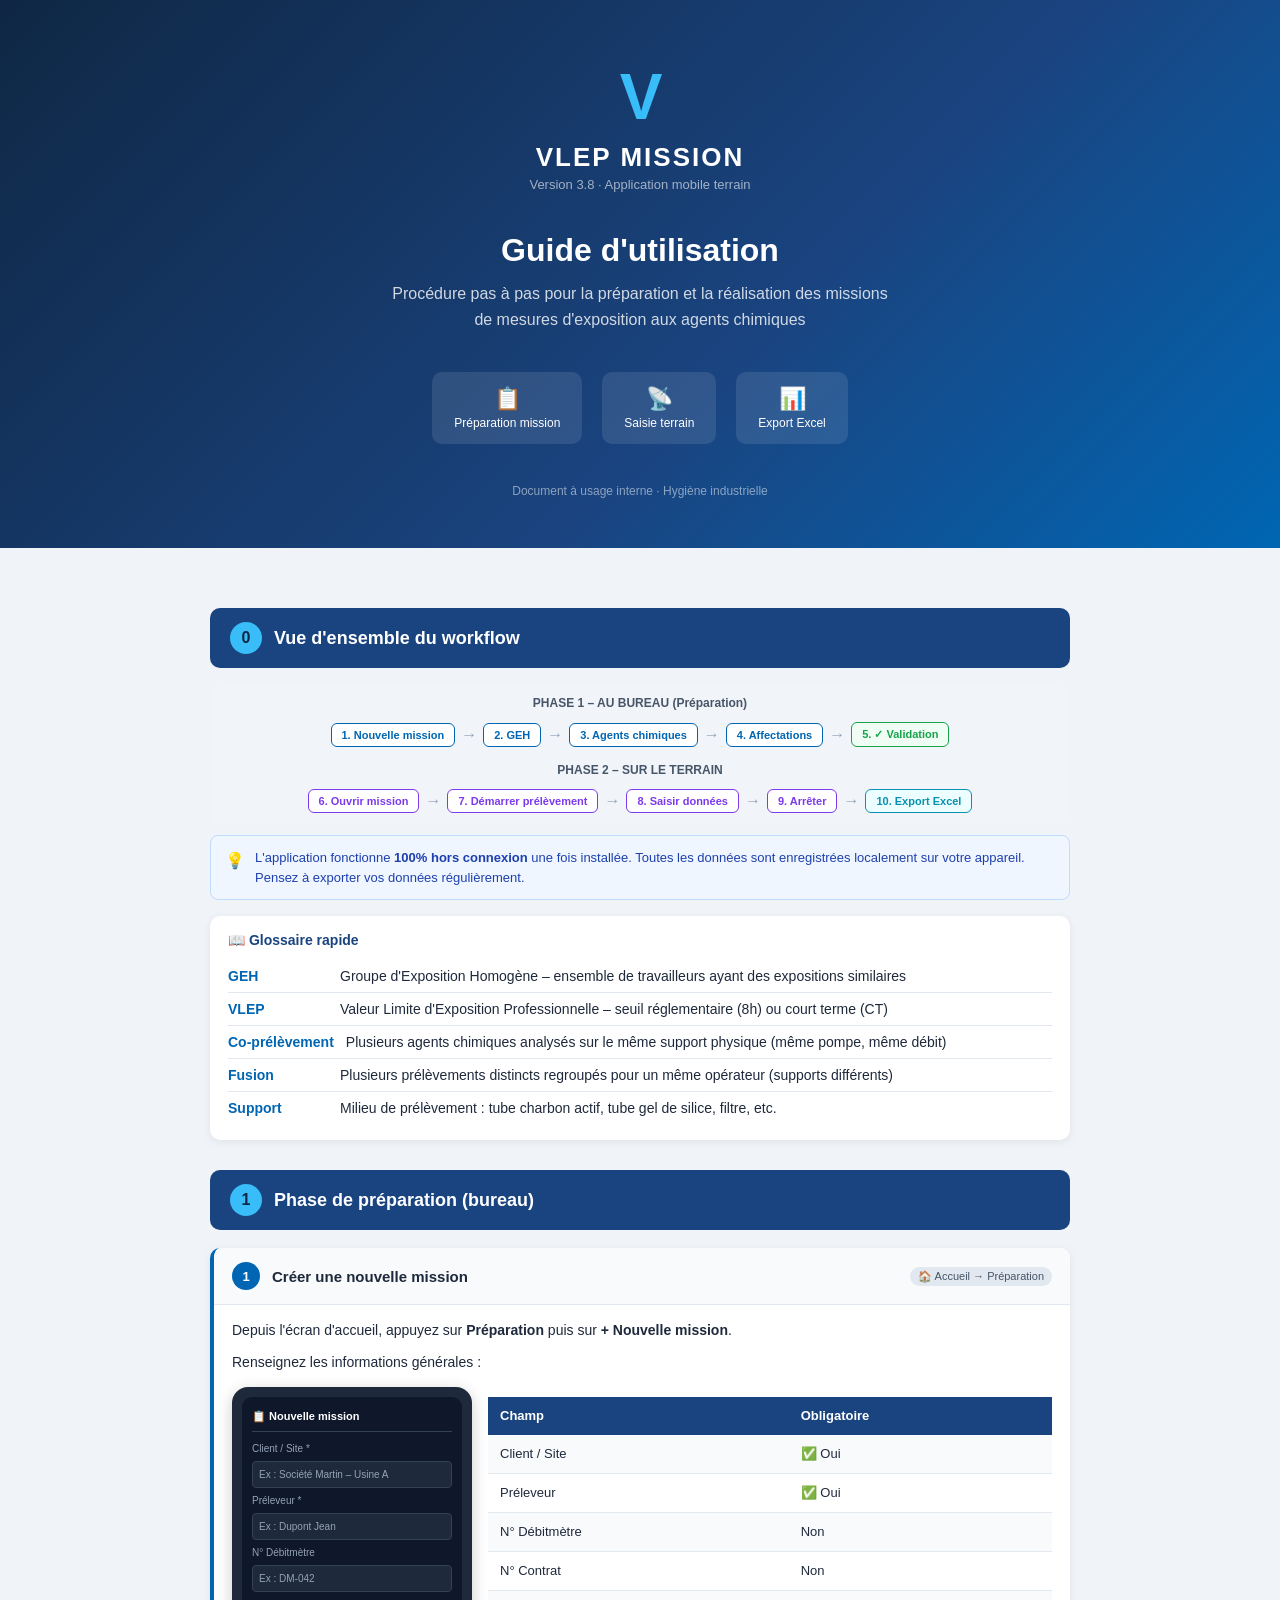
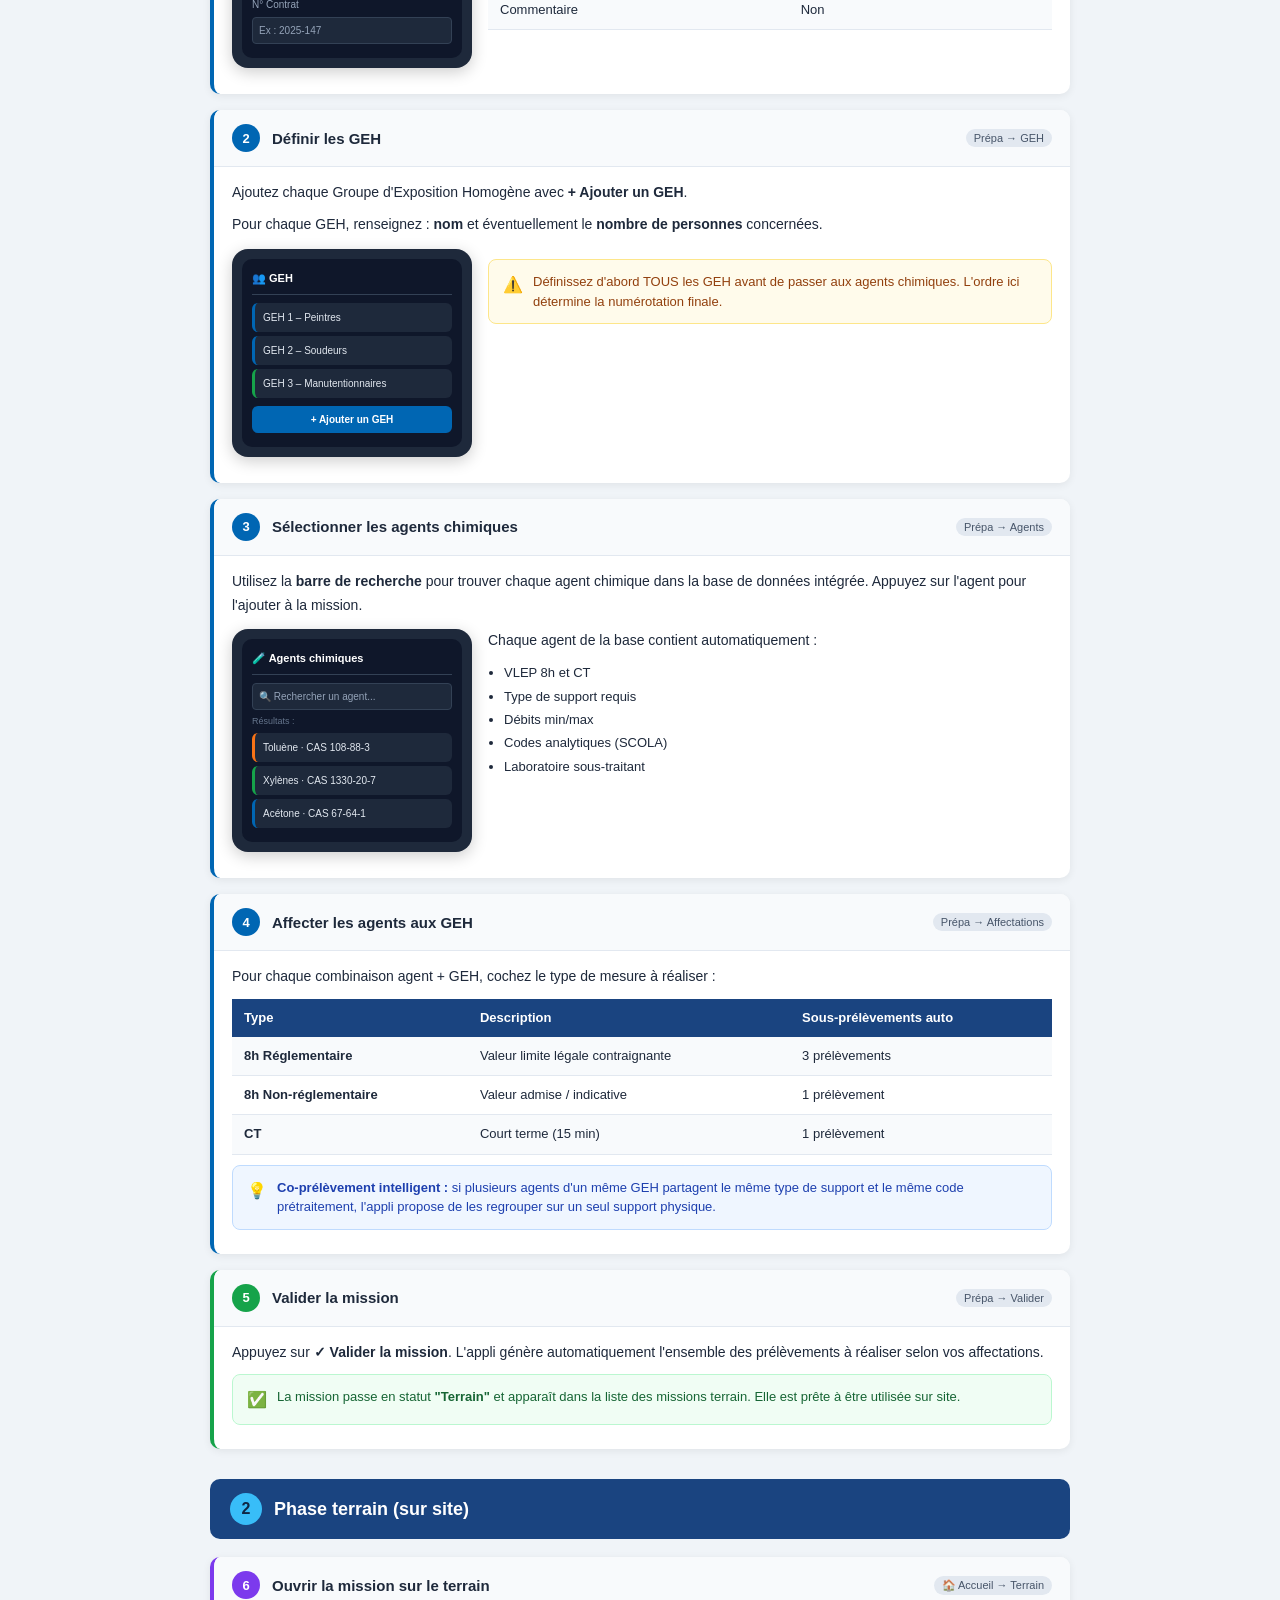
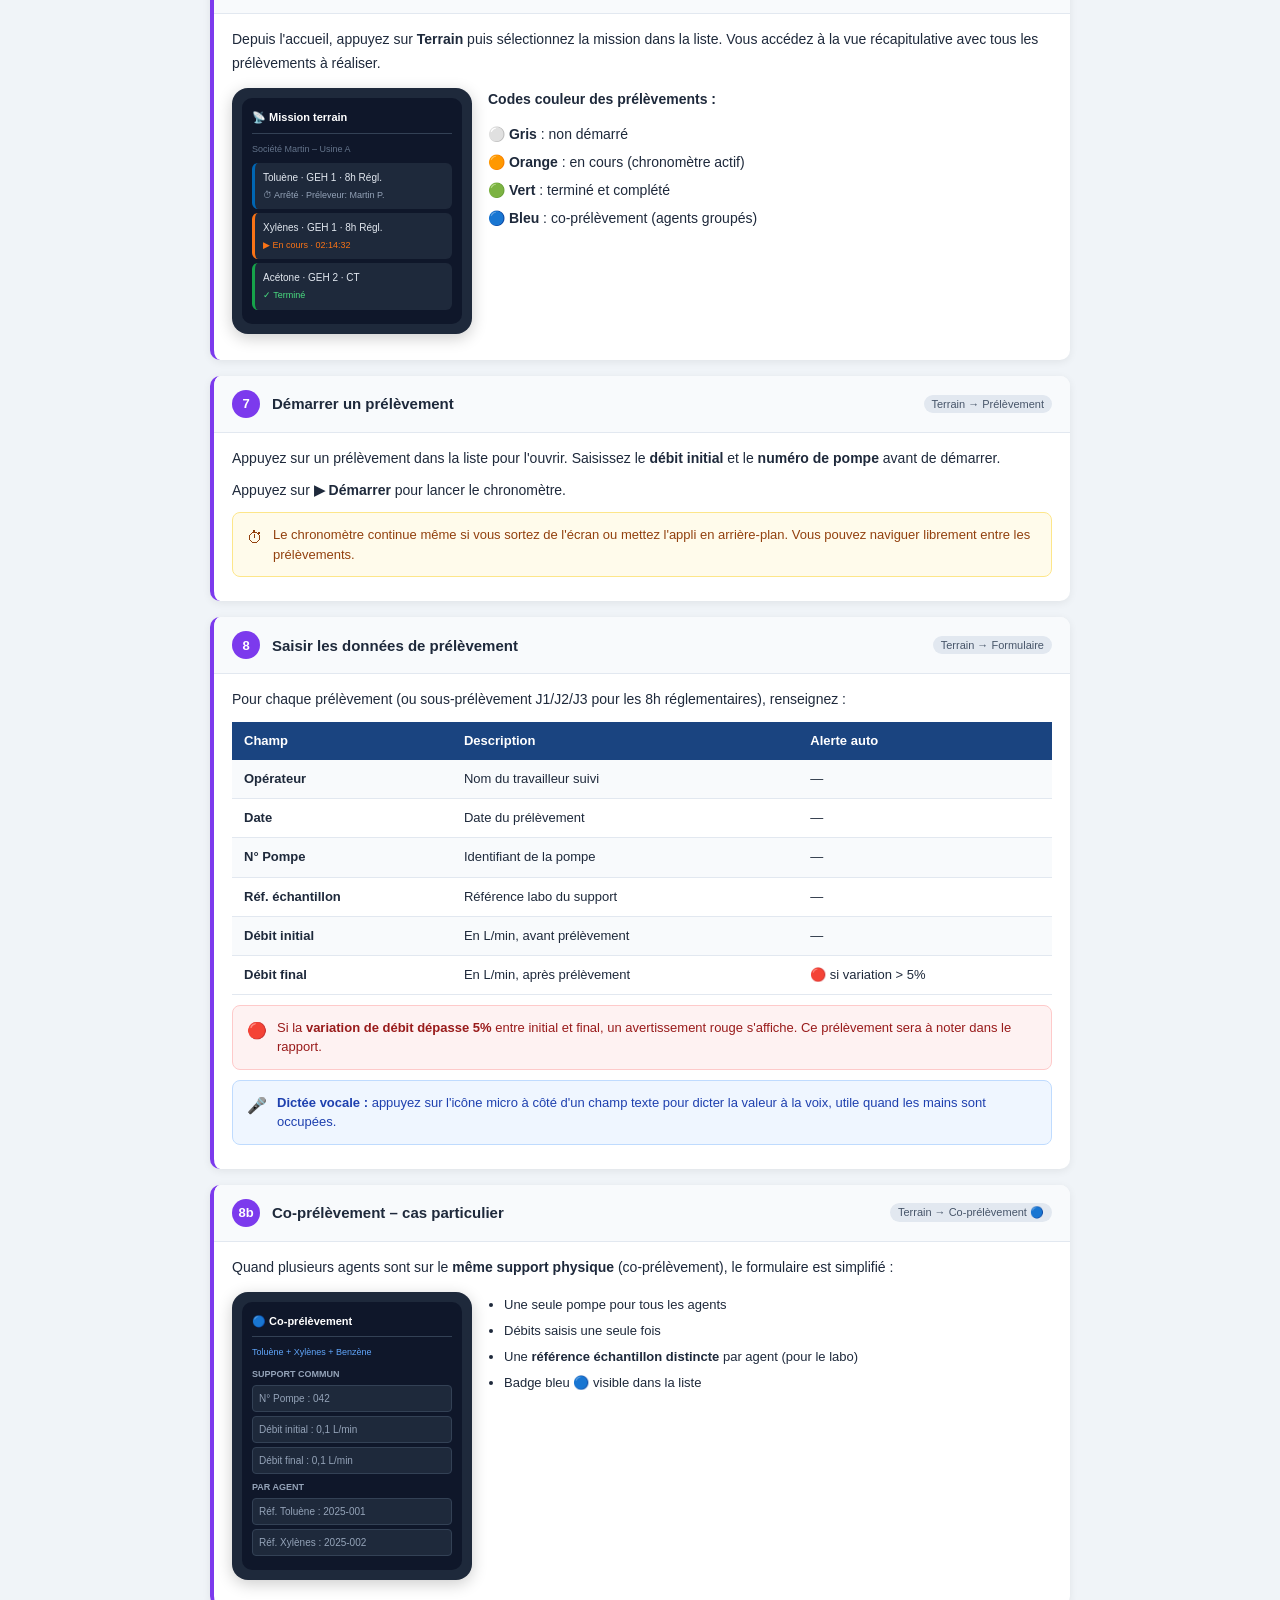
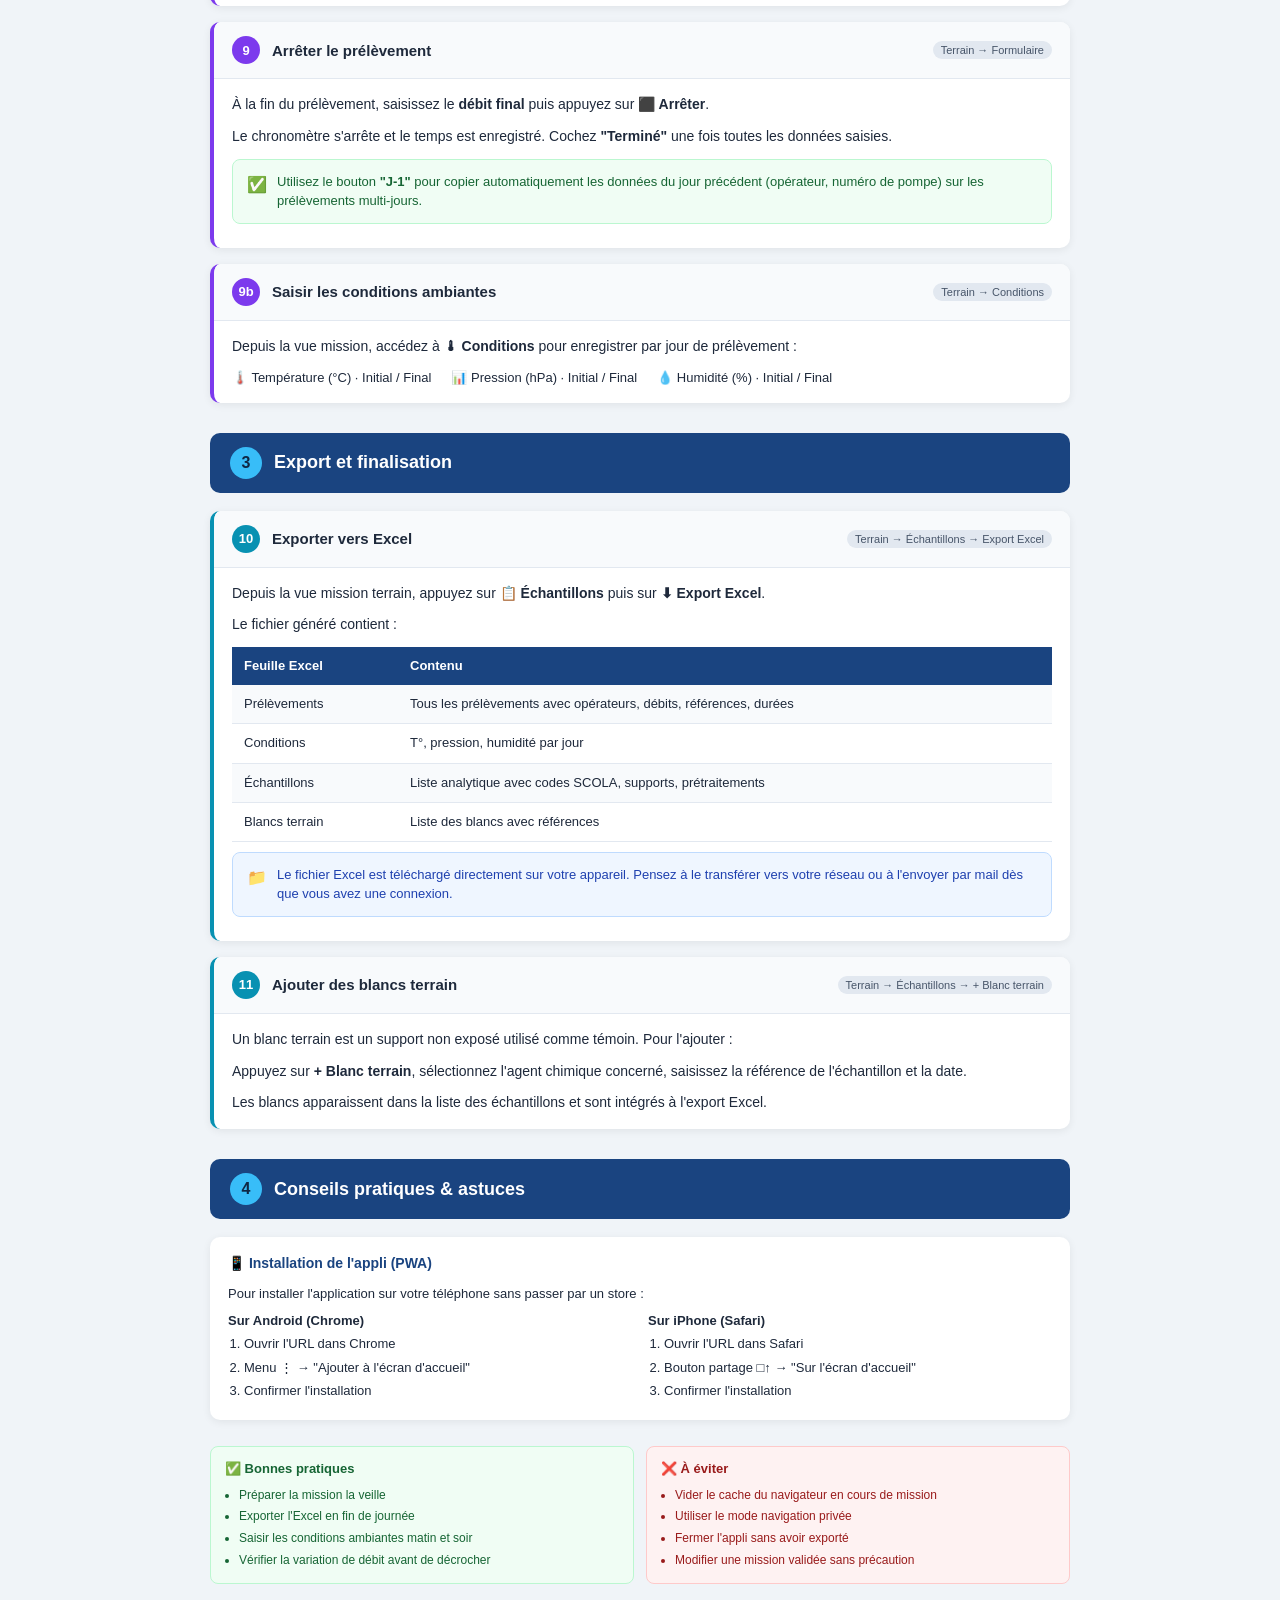
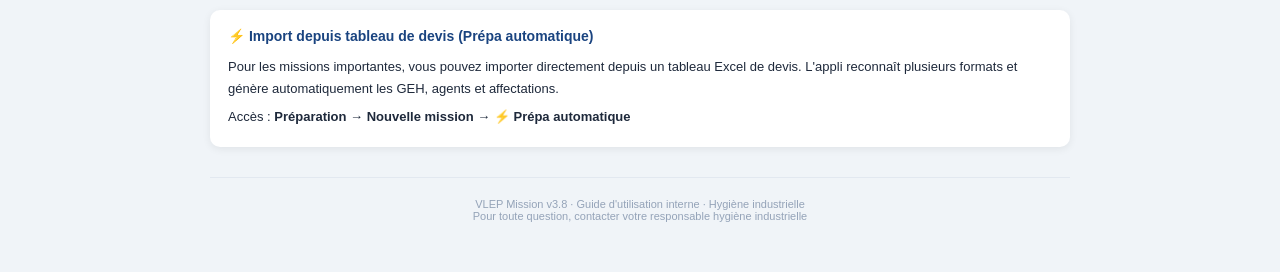
<file: Procédure Utilisation Mission VLEP (QT).html>
<!DOCTYPE html>
<html lang="fr">
<head>
<meta charset="UTF-8">
<meta name="viewport" content="width=device-width, initial-scale=1.0">
<title>Procédure VLEP Mission – Guide utilisateur</title>
<style>
  * { box-sizing: border-box; margin: 0; padding: 0; }
  body { font-family: 'Segoe UI', Arial, sans-serif; background: #f0f4f8; color: #1e293b; font-size: 14px; }

  /* COVER */
  .cover {
    background: linear-gradient(135deg, #0f2744 0%, #1a4480 60%, #0066b3 100%);
    color: white; text-align: center; padding: 60px 40px 50px;
    page-break-after: always;
  }
  .cover .logo { font-size: 64px; font-weight: 900; letter-spacing: -2px; color: #38bdf8; margin-bottom: 8px; }
  .cover .app-name { font-size: 26px; font-weight: 700; letter-spacing: 2px; margin-bottom: 4px; }
  .cover .version { font-size: 13px; opacity: 0.6; margin-bottom: 40px; }
  .cover h1 { font-size: 32px; font-weight: 800; margin-bottom: 12px; }
  .cover .subtitle { font-size: 16px; opacity: 0.8; max-width: 500px; margin: 0 auto 40px; line-height: 1.6; }
  .cover .meta { font-size: 12px; opacity: 0.5; margin-top: 40px; }

  /* LAYOUT */
  .page { max-width: 900px; margin: 0 auto; padding: 30px 20px; }
  
  /* SECTION HEADER */
  .section-title {
    display: flex; align-items: center; gap: 12px;
    background: #1a4480; color: white;
    padding: 14px 20px; border-radius: 10px;
    font-size: 18px; font-weight: 700;
    margin: 30px 0 18px; page-break-before: always;
  }
  .section-title .num {
    background: #38bdf8; color: #0f2744;
    width: 32px; height: 32px; border-radius: 50%;
    display: flex; align-items: center; justify-content: center;
    font-size: 16px; font-weight: 900; flex-shrink: 0;
  }
  .section-title:first-of-type { page-break-before: avoid; }

  /* STEP */
  .step {
    background: white; border-radius: 10px;
    box-shadow: 0 2px 8px rgba(0,0,0,0.07);
    margin-bottom: 16px; overflow: hidden;
    border-left: 4px solid #0066b3;
  }
  .step.green { border-left-color: #16a34a; }
  .step.orange { border-left-color: #ea580c; }
  .step.blue { border-left-color: #0066b3; }
  .step.purple { border-left-color: #7c3aed; }
  .step.teal { border-left-color: #0891b2; }

  .step-header {
    display: flex; align-items: center; gap: 12px;
    padding: 14px 18px; background: #f8fafc;
    border-bottom: 1px solid #e2e8f0;
  }
  .step-num {
    background: #0066b3; color: white;
    width: 28px; height: 28px; border-radius: 50%;
    display: flex; align-items: center; justify-content: center;
    font-weight: 700; font-size: 13px; flex-shrink: 0;
  }
  .step.green .step-num { background: #16a34a; }
  .step.orange .step-num { background: #ea580c; }
  .step.purple .step-num { background: #7c3aed; }
  .step.teal .step-num { background: #0891b2; }

  .step-title { font-weight: 700; font-size: 15px; }
  .step-where { margin-left: auto; font-size: 11px; background: #e2e8f0; color: #475569; padding: 3px 8px; border-radius: 20px; white-space: nowrap; }

  .step-body { padding: 14px 18px; line-height: 1.7; }
  .step-body p { margin-bottom: 8px; }
  .step-body p:last-child { margin-bottom: 0; }

  /* MOCKUP PHONE */
  .mockup-row { display: flex; gap: 16px; flex-wrap: wrap; margin: 12px 0; }
  .mockup {
    background: #1e293b; border-radius: 16px; padding: 10px;
    flex: 1; min-width: 180px; max-width: 240px;
    box-shadow: 0 4px 16px rgba(0,0,0,0.2);
  }
  .mockup .screen {
    background: #0f172a; border-radius: 10px; overflow: hidden;
    min-height: 160px; padding: 10px;
  }
  .mockup .screen-title {
    color: white; font-size: 11px; font-weight: 700;
    border-bottom: 1px solid #334155; padding-bottom: 6px; margin-bottom: 8px;
    display: flex; align-items: center; gap: 6px;
  }
  .mockup .screen-label { color: #94a3b8; font-size: 10px; margin-bottom: 4px; }
  .mockup .screen-btn {
    background: #0066b3; color: white; border-radius: 6px;
    padding: 5px 8px; font-size: 10px; margin-bottom: 4px;
    display: block; text-align: center; font-weight: 600;
  }
  .mockup .screen-btn.green { background: #16a34a; }
  .mockup .screen-btn.gray { background: #334155; }
  .mockup .screen-btn.orange { background: #ea580c; }
  .mockup .screen-card {
    background: #1e293b; border-radius: 6px; padding: 6px 8px;
    margin-bottom: 4px; font-size: 10px; color: #e2e8f0;
    border-left: 3px solid #0066b3;
  }
  .mockup .screen-card.green { border-left-color: #16a34a; }
  .mockup .screen-card.orange { border-left-color: #f97316; }
  .mockup .screen-input {
    background: #1e293b; border: 1px solid #334155; border-radius: 4px;
    padding: 4px 6px; font-size: 10px; color: #94a3b8;
    margin-bottom: 4px; width: 100%;
  }
  .mockup .badge {
    display: inline-block; font-size: 9px; padding: 2px 5px;
    border-radius: 10px; margin-left: 4px;
  }
  .mockup .badge.blue { background: #1d4ed8; color: white; }
  .mockup .badge.green { background: #16a34a; color: white; }
  .mockup .badge.orange { background: #ea580c; color: white; }

  /* TIPS */
  .tip {
    border-radius: 8px; padding: 12px 14px; margin: 10px 0;
    display: flex; gap: 10px; align-items: flex-start;
    font-size: 13px; line-height: 1.5;
  }
  .tip.info { background: #eff6ff; border: 1px solid #bfdbfe; color: #1e40af; }
  .tip.warning { background: #fffbeb; border: 1px solid #fde68a; color: #92400e; }
  .tip.success { background: #f0fdf4; border: 1px solid #bbf7d0; color: #166534; }
  .tip.danger { background: #fef2f2; border: 1px solid #fecaca; color: #991b1b; }
  .tip .icon { font-size: 16px; flex-shrink: 0; margin-top: 1px; }

  /* FLOW ARROWS */
  .flow {
    display: flex; align-items: center; gap: 6px;
    flex-wrap: wrap; margin: 12px 0; padding: 10px 14px;
    background: #f1f5f9; border-radius: 8px;
  }
  .flow-step {
    background: white; border: 1.5px solid #cbd5e1;
    border-radius: 6px; padding: 5px 10px;
    font-size: 11px; font-weight: 600; color: #334155;
    white-space: nowrap;
  }
  .flow-arrow { color: #94a3b8; font-size: 16px; }

  /* TABLE */
  table { width: 100%; border-collapse: collapse; margin: 10px 0; font-size: 13px; }
  th { background: #1a4480; color: white; padding: 8px 12px; text-align: left; }
  td { padding: 8px 12px; border-bottom: 1px solid #e2e8f0; }
  tr:nth-child(even) td { background: #f8fafc; }

  /* GLOSSARY */
  .glossary-item { padding: 8px 0; border-bottom: 1px solid #e2e8f0; display: flex; gap: 12px; }
  .glossary-term { font-weight: 700; color: #0066b3; min-width: 100px; flex-shrink: 0; }

  /* PRINT */
  @media print {
    body { background: white; }
    .page { padding: 15px; }
    .section-title { page-break-before: always; }
    .section-title:first-of-type { page-break-before: avoid; }
    .cover { page-break-after: always; }
  }
</style>
</head>
<body>

<!-- COVER -->
<div class="cover">
  <div class="logo">V</div>
  <div class="app-name">VLEP MISSION</div>
  <div class="version">Version 3.8 · Application mobile terrain</div>
  <h1>Guide d'utilisation</h1>
  <div class="subtitle">Procédure pas à pas pour la préparation et la réalisation des missions de mesures d'exposition aux agents chimiques</div>
  <div style="display:flex;justify-content:center;gap:20px;flex-wrap:wrap;margin-top:30px;">
    <div style="background:rgba(255,255,255,0.1);border-radius:10px;padding:14px 22px;">
      <div style="font-size:22px;margin-bottom:4px;">📋</div>
      <div style="font-size:12px;">Préparation mission</div>
    </div>
    <div style="background:rgba(255,255,255,0.1);border-radius:10px;padding:14px 22px;">
      <div style="font-size:22px;margin-bottom:4px;">📡</div>
      <div style="font-size:12px;">Saisie terrain</div>
    </div>
    <div style="background:rgba(255,255,255,0.1);border-radius:10px;padding:14px 22px;">
      <div style="font-size:22px;margin-bottom:4px;">📊</div>
      <div style="font-size:12px;">Export Excel</div>
    </div>
  </div>
  <div class="meta">Document à usage interne · Hygiène industrielle</div>
</div>

<!-- PAGE 1 : VUE GLOBALE -->
<div class="page">

  <div class="section-title" style="page-break-before:avoid;">
    <div class="num">0</div>
    Vue d'ensemble du workflow
  </div>

  <div class="flow" style="flex-direction:column;gap:8px;">
    <div style="font-size:12px;font-weight:700;color:#475569;margin-bottom:4px;">PHASE 1 – AU BUREAU (Préparation)</div>
    <div style="display:flex;align-items:center;gap:6px;flex-wrap:wrap;">
      <div class="flow-step" style="border-color:#0066b3;color:#0066b3;">1. Nouvelle mission</div>
      <div class="flow-arrow">→</div>
      <div class="flow-step" style="border-color:#0066b3;color:#0066b3;">2. GEH</div>
      <div class="flow-arrow">→</div>
      <div class="flow-step" style="border-color:#0066b3;color:#0066b3;">3. Agents chimiques</div>
      <div class="flow-arrow">→</div>
      <div class="flow-step" style="border-color:#0066b3;color:#0066b3;">4. Affectations</div>
      <div class="flow-arrow">→</div>
      <div class="flow-step" style="border-color:#16a34a;color:#16a34a;background:#f0fdf4;">5. ✓ Validation</div>
    </div>
    <div style="font-size:12px;font-weight:700;color:#475569;margin:8px 0 4px;">PHASE 2 – SUR LE TERRAIN</div>
    <div style="display:flex;align-items:center;gap:6px;flex-wrap:wrap;">
      <div class="flow-step" style="border-color:#7c3aed;color:#7c3aed;">6. Ouvrir mission</div>
      <div class="flow-arrow">→</div>
      <div class="flow-step" style="border-color:#7c3aed;color:#7c3aed;">7. Démarrer prélèvement</div>
      <div class="flow-arrow">→</div>
      <div class="flow-step" style="border-color:#7c3aed;color:#7c3aed;">8. Saisir données</div>
      <div class="flow-arrow">→</div>
      <div class="flow-step" style="border-color:#7c3aed;color:#7c3aed;">9. Arrêter</div>
      <div class="flow-arrow">→</div>
      <div class="flow-step" style="border-color:#0891b2;color:#0891b2;background:#ecfeff;">10. Export Excel</div>
    </div>
  </div>

  <div class="tip info">
    <div class="icon">💡</div>
    <div>L'application fonctionne <strong>100% hors connexion</strong> une fois installée. Toutes les données sont enregistrées localement sur votre appareil. Pensez à exporter vos données régulièrement.</div>
  </div>

  <!-- GLOSSAIRE -->
  <div style="background:white;border-radius:10px;padding:16px 18px;box-shadow:0 2px 8px rgba(0,0,0,0.07);margin-top:16px;">
    <div style="font-weight:700;font-size:14px;color:#1a4480;margin-bottom:12px;">📖 Glossaire rapide</div>
    <div class="glossary-item">
      <div class="glossary-term">GEH</div>
      <div>Groupe d'Exposition Homogène – ensemble de travailleurs ayant des expositions similaires</div>
    </div>
    <div class="glossary-item">
      <div class="glossary-term">VLEP</div>
      <div>Valeur Limite d'Exposition Professionnelle – seuil réglementaire (8h) ou court terme (CT)</div>
    </div>
    <div class="glossary-item">
      <div class="glossary-term">Co-prélèvement</div>
      <div>Plusieurs agents chimiques analysés sur le même support physique (même pompe, même débit)</div>
    </div>
    <div class="glossary-item">
      <div class="glossary-term">Fusion</div>
      <div>Plusieurs prélèvements distincts regroupés pour un même opérateur (supports différents)</div>
    </div>
    <div class="glossary-item" style="border:none;">
      <div class="glossary-term">Support</div>
      <div>Milieu de prélèvement : tube charbon actif, tube gel de silice, filtre, etc.</div>
    </div>
  </div>

  <!-- ======================== -->
  <!-- SECTION 1 : PRÉPARATION -->
  <!-- ======================== -->

  <div class="section-title">
    <div class="num">1</div>
    Phase de préparation (bureau)
  </div>

  <div class="step blue">
    <div class="step-header">
      <div class="step-num">1</div>
      <div class="step-title">Créer une nouvelle mission</div>
      <div class="step-where">🏠 Accueil → Préparation</div>
    </div>
    <div class="step-body">
      <p>Depuis l'écran d'accueil, appuyez sur <strong>Préparation</strong> puis sur <strong>+ Nouvelle mission</strong>.</p>
      <p>Renseignez les informations générales :</p>
      <div class="mockup-row">
        <div class="mockup">
          <div class="screen">
            <div class="screen-title">📋 Nouvelle mission</div>
            <div class="screen-label">Client / Site *</div>
            <div class="screen-input">Ex : Société Martin – Usine A</div>
            <div class="screen-label">Préleveur *</div>
            <div class="screen-input">Ex : Dupont Jean</div>
            <div class="screen-label">N° Débitmètre</div>
            <div class="screen-input">Ex : DM-042</div>
            <div class="screen-label">N° Contrat</div>
            <div class="screen-input">Ex : 2025-147</div>
          </div>
        </div>
        <div style="flex:1;min-width:200px;">
          <table>
            <tr><th>Champ</th><th>Obligatoire</th></tr>
            <tr><td>Client / Site</td><td>✅ Oui</td></tr>
            <tr><td>Préleveur</td><td>✅ Oui</td></tr>
            <tr><td>N° Débitmètre</td><td>Non</td></tr>
            <tr><td>N° Contrat</td><td>Non</td></tr>
            <tr><td>Commentaire</td><td>Non</td></tr>
          </table>
        </div>
      </div>
    </div>
  </div>

  <div class="step blue">
    <div class="step-header">
      <div class="step-num">2</div>
      <div class="step-title">Définir les GEH</div>
      <div class="step-where">Prépa → GEH</div>
    </div>
    <div class="step-body">
      <p>Ajoutez chaque Groupe d'Exposition Homogène avec <strong>+ Ajouter un GEH</strong>.</p>
      <p>Pour chaque GEH, renseignez : <strong>nom</strong> et éventuellement le <strong>nombre de personnes</strong> concernées.</p>
      <div class="mockup-row">
        <div class="mockup">
          <div class="screen">
            <div class="screen-title">👥 GEH</div>
            <div class="screen-card">GEH 1 – Peintres</div>
            <div class="screen-card">GEH 2 – Soudeurs</div>
            <div class="screen-card green">GEH 3 – Manutentionnaires</div>
            <div class="screen-btn" style="margin-top:8px;">+ Ajouter un GEH</div>
          </div>
        </div>
        <div style="flex:1;min-width:200px;">
          <div class="tip warning">
            <div class="icon">⚠️</div>
            <div>Définissez d'abord TOUS les GEH avant de passer aux agents chimiques. L'ordre ici détermine la numérotation finale.</div>
          </div>
        </div>
      </div>
    </div>
  </div>

  <div class="step blue">
    <div class="step-header">
      <div class="step-num">3</div>
      <div class="step-title">Sélectionner les agents chimiques</div>
      <div class="step-where">Prépa → Agents</div>
    </div>
    <div class="step-body">
      <p>Utilisez la <strong>barre de recherche</strong> pour trouver chaque agent chimique dans la base de données intégrée. Appuyez sur l'agent pour l'ajouter à la mission.</p>
      <div class="mockup-row">
        <div class="mockup">
          <div class="screen">
            <div class="screen-title">🧪 Agents chimiques</div>
            <div class="screen-input">🔍 Rechercher un agent...</div>
            <div style="font-size:9px;color:#64748b;margin:4px 0;">Résultats :</div>
            <div class="screen-card" style="border-left-color:#f97316;">Toluène · CAS 108-88-3</div>
            <div class="screen-card" style="border-left-color:#16a34a;">Xylènes · CAS 1330-20-7</div>
            <div class="screen-card" style="border-left-color:#0066b3;">Acétone · CAS 67-64-1</div>
          </div>
        </div>
        <div style="flex:1;min-width:200px;">
          <p>Chaque agent de la base contient automatiquement :</p>
          <ul style="padding-left:16px;margin-top:6px;line-height:1.8;font-size:13px;">
            <li>VLEP 8h et CT</li>
            <li>Type de support requis</li>
            <li>Débits min/max</li>
            <li>Codes analytiques (SCOLA)</li>
            <li>Laboratoire sous-traitant</li>
          </ul>
        </div>
      </div>
    </div>
  </div>

  <div class="step blue">
    <div class="step-header">
      <div class="step-num">4</div>
      <div class="step-title">Affecter les agents aux GEH</div>
      <div class="step-where">Prépa → Affectations</div>
    </div>
    <div class="step-body">
      <p>Pour chaque combinaison agent + GEH, cochez le type de mesure à réaliser :</p>
      <table>
        <tr><th>Type</th><th>Description</th><th>Sous-prélèvements auto</th></tr>
        <tr><td><strong>8h Réglementaire</strong></td><td>Valeur limite légale contraignante</td><td>3 prélèvements</td></tr>
        <tr><td><strong>8h Non-réglementaire</strong></td><td>Valeur admise / indicative</td><td>1 prélèvement</td></tr>
        <tr><td><strong>CT</strong></td><td>Court terme (15 min)</td><td>1 prélèvement</td></tr>
      </table>
      <div class="tip info">
        <div class="icon">💡</div>
        <div><strong>Co-prélèvement intelligent :</strong> si plusieurs agents d'un même GEH partagent le même type de support et le même code prétraitement, l'appli propose de les regrouper sur un seul support physique.</div>
      </div>
    </div>
  </div>

  <div class="step green">
    <div class="step-header">
      <div class="step-num">5</div>
      <div class="step-title">Valider la mission</div>
      <div class="step-where">Prépa → Valider</div>
    </div>
    <div class="step-body">
      <p>Appuyez sur <strong>✓ Valider la mission</strong>. L'appli génère automatiquement l'ensemble des prélèvements à réaliser selon vos affectations.</p>
      <div class="tip success">
        <div class="icon">✅</div>
        <div>La mission passe en statut <strong>"Terrain"</strong> et apparaît dans la liste des missions terrain. Elle est prête à être utilisée sur site.</div>
      </div>
    </div>
  </div>

  <!-- ======================== -->
  <!-- SECTION 2 : TERRAIN -->
  <!-- ======================== -->

  <div class="section-title">
    <div class="num">2</div>
    Phase terrain (sur site)
  </div>

  <div class="step purple">
    <div class="step-header">
      <div class="step-num">6</div>
      <div class="step-title">Ouvrir la mission sur le terrain</div>
      <div class="step-where">🏠 Accueil → Terrain</div>
    </div>
    <div class="step-body">
      <p>Depuis l'accueil, appuyez sur <strong>Terrain</strong> puis sélectionnez la mission dans la liste. Vous accédez à la vue récapitulative avec tous les prélèvements à réaliser.</p>
      <div class="mockup-row">
        <div class="mockup">
          <div class="screen">
            <div class="screen-title">📡 Mission terrain</div>
            <div style="font-size:9px;color:#64748b;margin-bottom:6px;">Société Martin – Usine A</div>
            <div class="screen-card">
              Toluène · GEH 1 · 8h Régl.<br>
              <span style="font-size:9px;color:#94a3b8;">⏱ Arrêté · Préleveur: Martin P.</span>
            </div>
            <div class="screen-card orange">
              Xylènes · GEH 1 · 8h Régl.<br>
              <span style="font-size:9px;color:#f97316;">▶ En cours · 02:14:32</span>
            </div>
            <div class="screen-card green">
              Acétone · GEH 2 · CT<br>
              <span style="font-size:9px;color:#4ade80;">✓ Terminé</span>
            </div>
          </div>
        </div>
        <div style="flex:1;min-width:200px;">
          <p><strong>Codes couleur des prélèvements :</strong></p>
          <div style="margin-top:8px;line-height:2;">
            <div>⚪ <strong>Gris</strong> : non démarré</div>
            <div>🟠 <strong>Orange</strong> : en cours (chronomètre actif)</div>
            <div>🟢 <strong>Vert</strong> : terminé et complété</div>
            <div>🔵 <strong>Bleu</strong> : co-prélèvement (agents groupés)</div>
          </div>
        </div>
      </div>
    </div>
  </div>

  <div class="step purple">
    <div class="step-header">
      <div class="step-num">7</div>
      <div class="step-title">Démarrer un prélèvement</div>
      <div class="step-where">Terrain → Prélèvement</div>
    </div>
    <div class="step-body">
      <p>Appuyez sur un prélèvement dans la liste pour l'ouvrir. Saisissez le <strong>débit initial</strong> et le <strong>numéro de pompe</strong> avant de démarrer.</p>
      <p>Appuyez sur <strong>▶ Démarrer</strong> pour lancer le chronomètre.</p>
      <div class="tip warning">
        <div class="icon">⏱</div>
        <div>Le chronomètre continue même si vous sortez de l'écran ou mettez l'appli en arrière-plan. Vous pouvez naviguer librement entre les prélèvements.</div>
      </div>
    </div>
  </div>

  <div class="step purple">
    <div class="step-header">
      <div class="step-num">8</div>
      <div class="step-title">Saisir les données de prélèvement</div>
      <div class="step-where">Terrain → Formulaire</div>
    </div>
    <div class="step-body">
      <p>Pour chaque prélèvement (ou sous-prélèvement J1/J2/J3 pour les 8h réglementaires), renseignez :</p>
      <table>
        <tr><th>Champ</th><th>Description</th><th>Alerte auto</th></tr>
        <tr><td><strong>Opérateur</strong></td><td>Nom du travailleur suivi</td><td>—</td></tr>
        <tr><td><strong>Date</strong></td><td>Date du prélèvement</td><td>—</td></tr>
        <tr><td><strong>N° Pompe</strong></td><td>Identifiant de la pompe</td><td>—</td></tr>
        <tr><td><strong>Réf. échantillon</strong></td><td>Référence labo du support</td><td>—</td></tr>
        <tr><td><strong>Débit initial</strong></td><td>En L/min, avant prélèvement</td><td>—</td></tr>
        <tr><td><strong>Débit final</strong></td><td>En L/min, après prélèvement</td><td>🔴 si variation &gt; 5%</td></tr>
      </table>
      <div class="tip danger">
        <div class="icon">🔴</div>
        <div>Si la <strong>variation de débit dépasse 5%</strong> entre initial et final, un avertissement rouge s'affiche. Ce prélèvement sera à noter dans le rapport.</div>
      </div>
      <div class="tip info">
        <div class="icon">🎤</div>
        <div><strong>Dictée vocale :</strong> appuyez sur l'icône micro à côté d'un champ texte pour dicter la valeur à la voix, utile quand les mains sont occupées.</div>
      </div>
    </div>
  </div>

  <div class="step purple">
    <div class="step-header">
      <div class="step-num">8b</div>
      <div class="step-title">Co-prélèvement – cas particulier</div>
      <div class="step-where">Terrain → Co-prélèvement 🔵</div>
    </div>
    <div class="step-body">
      <p>Quand plusieurs agents sont sur le <strong>même support physique</strong> (co-prélèvement), le formulaire est simplifié :</p>
      <div class="mockup-row">
        <div class="mockup">
          <div class="screen">
            <div class="screen-title">🔵 Co-prélèvement</div>
            <div style="font-size:9px;color:#60a5fa;margin-bottom:6px;">Toluène + Xylènes + Benzène</div>
            <div style="font-size:9px;font-weight:700;color:#94a3b8;margin-bottom:3px;">SUPPORT COMMUN</div>
            <div class="screen-input">N° Pompe : 042</div>
            <div class="screen-input">Débit initial : 0,1 L/min</div>
            <div class="screen-input">Débit final : 0,1 L/min</div>
            <div style="font-size:9px;font-weight:700;color:#94a3b8;margin:6px 0 3px;">PAR AGENT</div>
            <div class="screen-input">Réf. Toluène : 2025-001</div>
            <div class="screen-input">Réf. Xylènes : 2025-002</div>
          </div>
        </div>
        <div style="flex:1;min-width:200px;">
          <ul style="padding-left:16px;line-height:2;font-size:13px;">
            <li>Une seule pompe pour tous les agents</li>
            <li>Débits saisis une seule fois</li>
            <li>Une <strong>référence échantillon distincte</strong> par agent (pour le labo)</li>
            <li>Badge bleu 🔵 visible dans la liste</li>
          </ul>
        </div>
      </div>
    </div>
  </div>

  <div class="step purple">
    <div class="step-header">
      <div class="step-num">9</div>
      <div class="step-title">Arrêter le prélèvement</div>
      <div class="step-where">Terrain → Formulaire</div>
    </div>
    <div class="step-body">
      <p>À la fin du prélèvement, saisissez le <strong>débit final</strong> puis appuyez sur <strong>⬛ Arrêter</strong>.</p>
      <p>Le chronomètre s'arrête et le temps est enregistré. Cochez <strong>"Terminé"</strong> une fois toutes les données saisies.</p>
      <div class="tip success">
        <div class="icon">✅</div>
        <div>Utilisez le bouton <strong>"J-1"</strong> pour copier automatiquement les données du jour précédent (opérateur, numéro de pompe) sur les prélèvements multi-jours.</div>
      </div>
    </div>
  </div>

  <div class="step purple">
    <div class="step-header">
      <div class="step-num">9b</div>
      <div class="step-title">Saisir les conditions ambiantes</div>
      <div class="step-where">Terrain → Conditions</div>
    </div>
    <div class="step-body">
      <p>Depuis la vue mission, accédez à <strong>🌡 Conditions</strong> pour enregistrer par jour de prélèvement :</p>
      <div style="display:flex;gap:20px;flex-wrap:wrap;margin-top:6px;font-size:13px;">
        <div>🌡️ Température (°C) · Initial / Final</div>
        <div>📊 Pression (hPa) · Initial / Final</div>
        <div>💧 Humidité (%) · Initial / Final</div>
      </div>
    </div>
  </div>

  <!-- ======================== -->
  <!-- SECTION 3 : EXPORT -->
  <!-- ======================== -->

  <div class="section-title">
    <div class="num">3</div>
    Export et finalisation
  </div>

  <div class="step teal">
    <div class="step-header">
      <div class="step-num">10</div>
      <div class="step-title">Exporter vers Excel</div>
      <div class="step-where">Terrain → Échantillons → Export Excel</div>
    </div>
    <div class="step-body">
      <p>Depuis la vue mission terrain, appuyez sur <strong>📋 Échantillons</strong> puis sur <strong>⬇ Export Excel</strong>.</p>
      <p>Le fichier généré contient :</p>
      <table>
        <tr><th>Feuille Excel</th><th>Contenu</th></tr>
        <tr><td>Prélèvements</td><td>Tous les prélèvements avec opérateurs, débits, références, durées</td></tr>
        <tr><td>Conditions</td><td>T°, pression, humidité par jour</td></tr>
        <tr><td>Échantillons</td><td>Liste analytique avec codes SCOLA, supports, prétraitements</td></tr>
        <tr><td>Blancs terrain</td><td>Liste des blancs avec références</td></tr>
      </table>
      <div class="tip info">
        <div class="icon">📁</div>
        <div>Le fichier Excel est téléchargé directement sur votre appareil. Pensez à le transférer vers votre réseau ou à l'envoyer par mail dès que vous avez une connexion.</div>
      </div>
    </div>
  </div>

  <div class="step teal">
    <div class="step-header">
      <div class="step-num">11</div>
      <div class="step-title">Ajouter des blancs terrain</div>
      <div class="step-where">Terrain → Échantillons → + Blanc terrain</div>
    </div>
    <div class="step-body">
      <p>Un blanc terrain est un support non exposé utilisé comme témoin. Pour l'ajouter :</p>
      <p>Appuyez sur <strong>+ Blanc terrain</strong>, sélectionnez l'agent chimique concerné, saisissez la référence de l'échantillon et la date.</p>
      <p>Les blancs apparaissent dans la liste des échantillons et sont intégrés à l'export Excel.</p>
    </div>
  </div>

  <!-- ======================== -->
  <!-- SECTION 4 : CONSEILS -->
  <!-- ======================== -->

  <div class="section-title">
    <div class="num">4</div>
    Conseils pratiques & astuces
  </div>

  <div style="background:white;border-radius:10px;padding:18px;box-shadow:0 2px 8px rgba(0,0,0,0.07);margin-bottom:16px;">

    <div style="font-weight:700;color:#1a4480;margin-bottom:12px;font-size:14px;">📱 Installation de l'appli (PWA)</div>
    <p style="font-size:13px;line-height:1.7;margin-bottom:8px;">Pour installer l'application sur votre téléphone sans passer par un store :</p>
    <div style="display:flex;gap:16px;flex-wrap:wrap;font-size:13px;">
      <div style="flex:1;min-width:200px;">
        <div style="font-weight:600;margin-bottom:4px;">Sur Android (Chrome)</div>
        <ol style="padding-left:16px;line-height:1.8;">
          <li>Ouvrir l'URL dans Chrome</li>
          <li>Menu ⋮ → "Ajouter à l'écran d'accueil"</li>
          <li>Confirmer l'installation</li>
        </ol>
      </div>
      <div style="flex:1;min-width:200px;">
        <div style="font-weight:600;margin-bottom:4px;">Sur iPhone (Safari)</div>
        <ol style="padding-left:16px;line-height:1.8;">
          <li>Ouvrir l'URL dans Safari</li>
          <li>Bouton partage □↑ → "Sur l'écran d'accueil"</li>
          <li>Confirmer l'installation</li>
        </ol>
      </div>
    </div>
  </div>

  <div style="display:grid;grid-template-columns:1fr 1fr;gap:12px;margin-bottom:16px;">

    <div class="tip success" style="flex-direction:column;gap:6px;">
      <div style="font-weight:700;">✅ Bonnes pratiques</div>
      <ul style="padding-left:14px;line-height:1.8;font-size:12px;">
        <li>Préparer la mission la veille</li>
        <li>Exporter l'Excel en fin de journée</li>
        <li>Saisir les conditions ambiantes matin et soir</li>
        <li>Vérifier la variation de débit avant de décrocher</li>
      </ul>
    </div>

    <div class="tip danger" style="flex-direction:column;gap:6px;">
      <div style="font-weight:700;">❌ À éviter</div>
      <ul style="padding-left:14px;line-height:1.8;font-size:12px;">
        <li>Vider le cache du navigateur en cours de mission</li>
        <li>Utiliser le mode navigation privée</li>
        <li>Fermer l'appli sans avoir exporté</li>
        <li>Modifier une mission validée sans précaution</li>
      </ul>
    </div>

  </div>

  <div style="background:white;border-radius:10px;padding:18px;box-shadow:0 2px 8px rgba(0,0,0,0.07);">
    <div style="font-weight:700;color:#1a4480;margin-bottom:12px;font-size:14px;">⚡ Import depuis tableau de devis (Prépa automatique)</div>
    <p style="font-size:13px;line-height:1.7;">Pour les missions importantes, vous pouvez importer directement depuis un tableau Excel de devis. L'appli reconnaît plusieurs formats et génère automatiquement les GEH, agents et affectations.</p>
    <p style="font-size:13px;line-height:1.7;margin-top:6px;">Accès : <strong>Préparation → Nouvelle mission → ⚡ Prépa automatique</strong></p>
  </div>

  <!-- FOOTER -->
  <div style="text-align:center;margin-top:30px;padding:20px;color:#94a3b8;font-size:11px;border-top:1px solid #e2e8f0;">
    VLEP Mission v3.8 · Guide d'utilisation interne · Hygiène industrielle<br>
    Pour toute question, contacter votre responsable hygiène industrielle
  </div>

</div>
</body>
</html>
</file>
